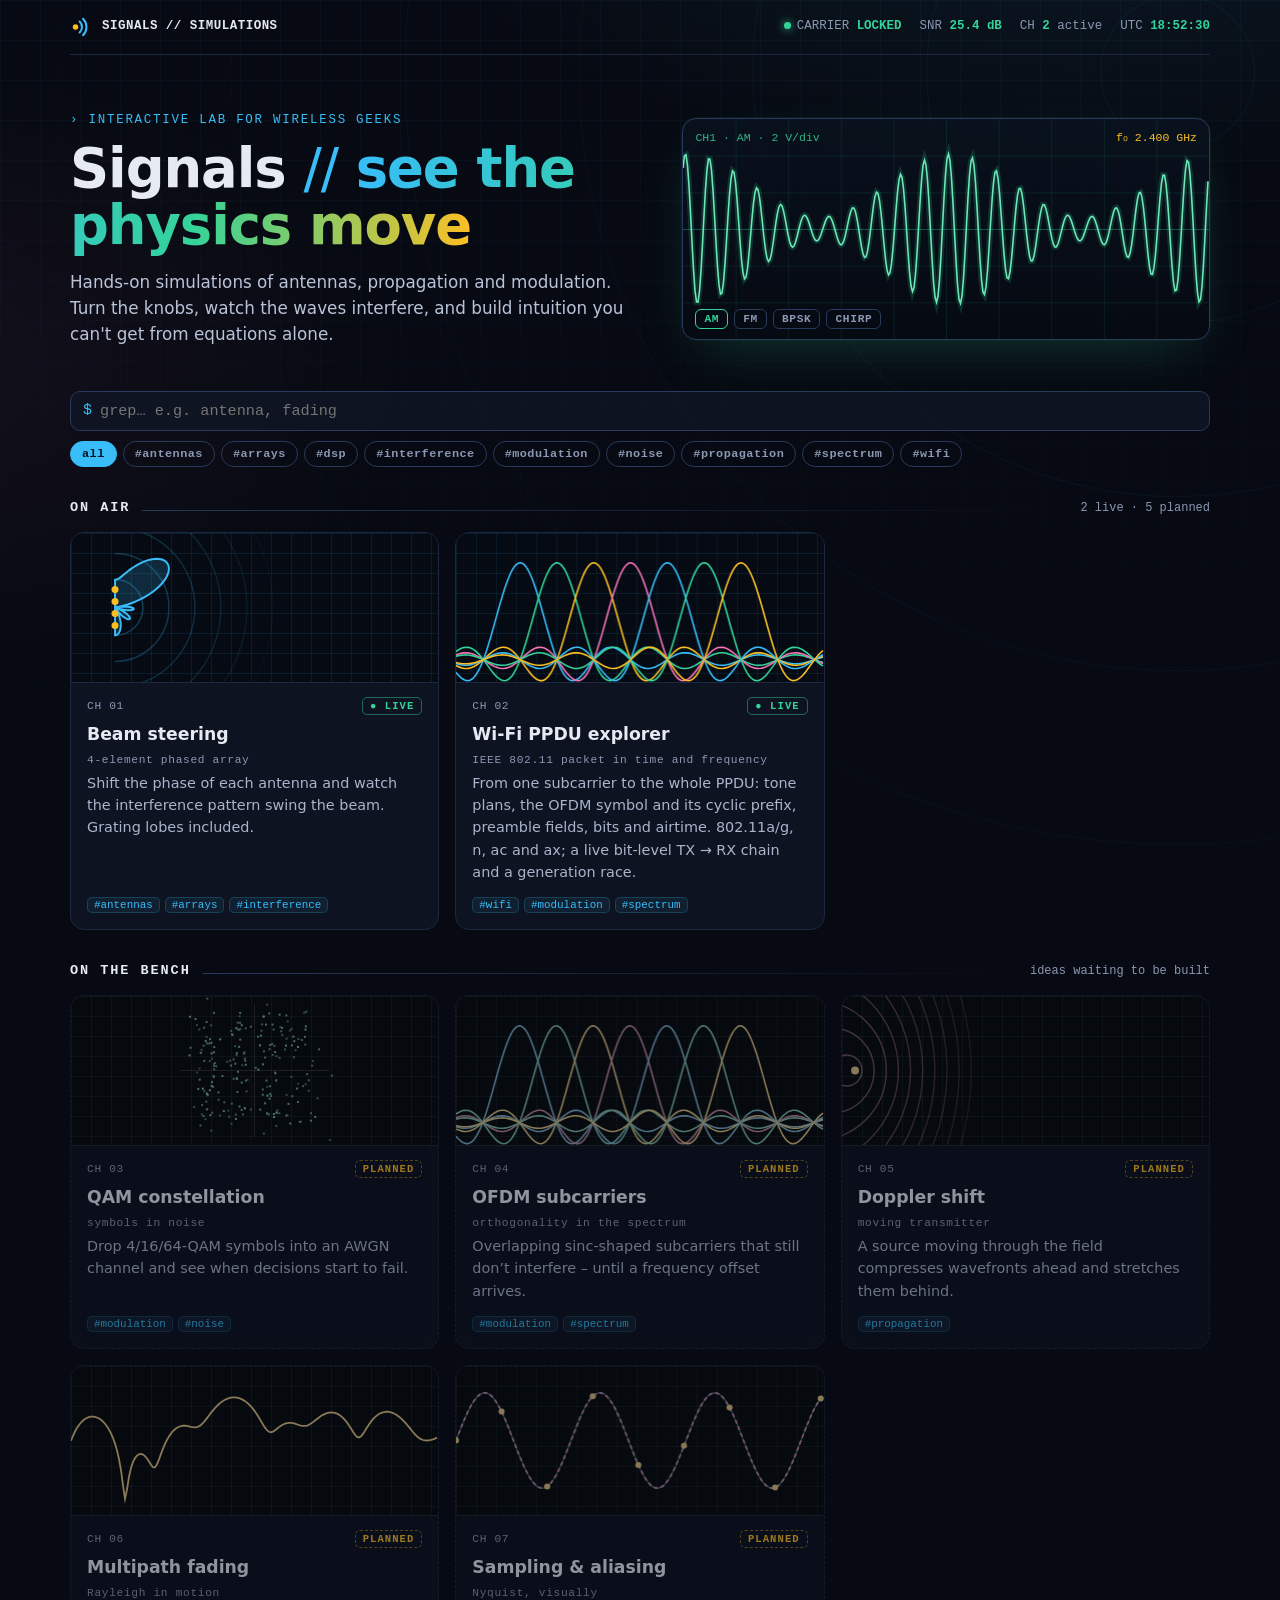
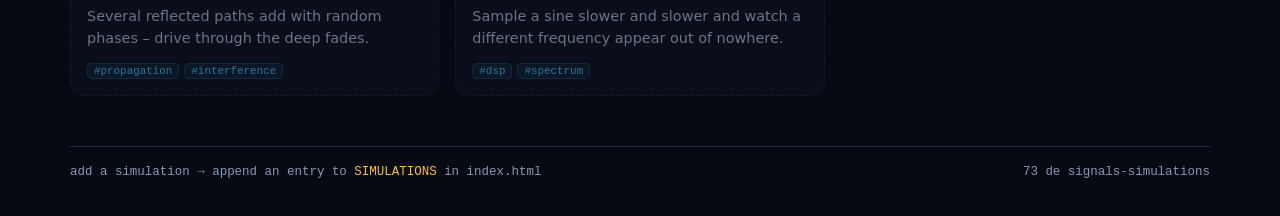
<file: index.html>
<!DOCTYPE html>
<html lang="en">
<head>
<meta charset="utf-8">
<meta name="viewport" content="width=device-width, initial-scale=1">
<title>Signals // Simulations</title>
<meta name="description" content="Interactive simulations of radio, antenna and signal-processing concepts.">
<link rel="icon" href="data:image/svg+xml,%3Csvg xmlns='http://www.w3.org/2000/svg' viewBox='0 0 32 32'%3E%3Ccircle cx='8' cy='16' r='4' fill='%23fbbf24'/%3E%3Cpath d='M14 8a11 11 0 0 1 0 16M19 4a17 17 0 0 1 0 24' fill='none' stroke='%2338bdf8' stroke-width='3' stroke-linecap='round'/%3E%3C/svg%3E">
<style>
  :root {
    --bg: #070a12;
    --panel: rgba(17, 24, 39, .72);
    --line: #1c2740;
    --line-2: #2a3a5c;
    --text: #e6eaf2;
    --muted: #8b98b3;
    --cyan: #38bdf8;
    --amber: #fbbf24;
    --phosphor: #34d399;
    --magenta: #f472b6;
    --mono: ui-monospace, "JetBrains Mono", SFMono-Regular, Menlo, Consolas, monospace;
  }
  * { box-sizing: border-box; }
  html, body { margin: 0; }
  body {
    min-height: 100vh;
    background:
      radial-gradient(1200px 600px at 85% -10%, rgba(56,189,248,.10), transparent 60%),
      radial-gradient(900px 500px at -10% 20%, rgba(244,114,182,.06), transparent 60%),
      var(--bg);
    color: var(--text);
    font: 15px/1.55 system-ui, -apple-system, "Segoe UI", Roboto, sans-serif;
  }
  /* faint measurement grid */
  body::before {
    content: ""; position: fixed; inset: 0; pointer-events: none; z-index: 0;
    background-image:
      linear-gradient(rgba(56,189,248,.045) 1px, transparent 1px),
      linear-gradient(90deg, rgba(56,189,248,.045) 1px, transparent 1px);
    background-size: 40px 40px;
    mask-image: linear-gradient(to bottom, #000 0%, transparent 85%);
  }
  #rings { position: fixed; inset: 0; width: 100%; height: 100%; z-index: 0; pointer-events: none; }
  .wrap { position: relative; z-index: 1; max-width: 1180px; margin: 0 auto; padding: 0 20px; }

  /* ---------- top bar ---------- */
  .topbar {
    display: flex; align-items: center; justify-content: space-between; gap: 12px; flex-wrap: wrap;
    padding: 16px 0; font-family: var(--mono); font-size: .78rem; color: var(--muted);
    border-bottom: 1px solid var(--line);
  }
  .brand { display: flex; align-items: center; gap: 10px; color: var(--text); font-weight: 600; letter-spacing: .04em; }
  .brand svg { width: 22px; height: 22px; }
  .telemetry { display: flex; gap: 18px; flex-wrap: wrap; }
  .telemetry b { color: var(--phosphor); font-weight: 600; }
  .dot { display: inline-block; width: 7px; height: 7px; border-radius: 50%; background: var(--phosphor);
         box-shadow: 0 0 8px var(--phosphor); margin-right: 6px; animation: blink 2.4s infinite; }
  @keyframes blink { 50% { opacity: .35; } }

  /* ---------- hero ---------- */
  .hero { display: grid; grid-template-columns: 1.1fr 1fr; gap: 32px; align-items: center; padding: 56px 0 36px; }
  @media (max-width: 860px) { .hero { grid-template-columns: 1fr; padding-top: 36px; } }
  .eyebrow { font-family: var(--mono); font-size: .78rem; color: var(--cyan); letter-spacing: .14em; text-transform: uppercase; }
  h1 { margin: 10px 0 14px; font-size: clamp(2.1rem, 5vw, 3.4rem); line-height: 1.05; letter-spacing: -.02em; }
  h1 .slash { color: var(--cyan); font-weight: 300; }
  h1 .grad { background: linear-gradient(90deg, var(--cyan), var(--phosphor) 55%, var(--amber));
             -webkit-background-clip: text; background-clip: text; color: transparent; }
  .lead { color: #b9c3d8; max-width: 52ch; margin: 0; font-size: 1.05rem; }
  .scope {
    position: relative; border: 1px solid var(--line-2); border-radius: 14px; overflow: hidden;
    background: linear-gradient(180deg, rgba(10,18,30,.9), rgba(6,10,18,.95));
    box-shadow: 0 0 0 1px rgba(52,211,153,.05), 0 20px 60px -20px rgba(52,211,153,.25);
  }
  .scope canvas { display: block; width: 100%; height: 220px; }
  .scope .hud { position: absolute; left: 12px; right: 12px; top: 10px; display: flex; justify-content: space-between;
                font-family: var(--mono); font-size: .72rem; color: rgba(52,211,153,.85); pointer-events: none; }
  .scope .hud span:last-child { color: var(--amber); }
  .scope .modes { position: absolute; left: 12px; bottom: 10px; display: flex; gap: 6px; }
  .scope .modes button {
    font: 600 .7rem var(--mono); color: var(--muted); background: rgba(7,10,18,.8);
    border: 1px solid var(--line-2); border-radius: 6px; padding: 3px 8px; cursor: pointer; letter-spacing: .06em;
  }
  .scope .modes button.on { color: var(--phosphor); border-color: var(--phosphor); }

  /* ---------- controls ---------- */
  .controls { display: flex; flex-wrap: wrap; gap: 10px; align-items: center; margin: 8px 0 20px; }
  .search {
    flex: 1 1 260px; display: flex; align-items: center; gap: 8px;
    background: var(--panel); border: 1px solid var(--line-2); border-radius: 10px; padding: 0 12px;
  }
  .search span { font-family: var(--mono); color: var(--cyan); }
  .search input {
    flex: 1; min-width: 0; background: transparent; border: 0; outline: 0; color: var(--text);
    font: 0.95rem var(--mono); padding: 10px 0;
  }
  .chips { display: flex; flex-wrap: wrap; gap: 6px; }
  .chip {
    font: 600 .74rem var(--mono); letter-spacing: .04em; color: var(--muted); cursor: pointer;
    background: transparent; border: 1px solid var(--line-2); border-radius: 999px; padding: 5px 11px;
  }
  .chip:hover { color: var(--text); }
  .chip.on { color: #04131c; background: var(--cyan); border-color: var(--cyan); }
  button:focus-visible, a:focus-visible, input:focus-visible { outline: 2px solid var(--amber); outline-offset: 2px; }

  .section-title { display: flex; align-items: baseline; gap: 12px; margin: 30px 0 14px; font-family: var(--mono); }
  .section-title h2 { margin: 0; font-size: .85rem; letter-spacing: .14em; text-transform: uppercase; color: var(--text); }
  .section-title .rule { flex: 1; height: 1px; background: linear-gradient(90deg, var(--line-2), transparent); }
  .section-title small { color: var(--muted); font-size: .75rem; }

  /* ---------- cards ---------- */
  .grid { display: grid; grid-template-columns: repeat(auto-fill, minmax(280px, 1fr)); gap: 16px; }
  .card {
    position: relative; display: flex; flex-direction: column; text-decoration: none; color: inherit;
    background: var(--panel); border: 1px solid var(--line); border-radius: 14px; overflow: hidden;
    backdrop-filter: blur(6px); transition: transform .2s ease, border-color .2s ease, box-shadow .2s ease;
  }
  a.card:hover { transform: translateY(-3px); border-color: var(--cyan); box-shadow: 0 14px 40px -18px rgba(56,189,248,.55); }
  .card canvas { display: block; width: 100%; height: 150px; background: #060a13; border-bottom: 1px solid var(--line); }
  .card .body { padding: 14px 16px 16px; display: flex; flex-direction: column; gap: 6px; flex: 1; }
  .card .meta { display: flex; justify-content: space-between; align-items: center; font: .7rem var(--mono); color: var(--muted); letter-spacing: .06em; }
  .card h3 { margin: 0; font-size: 1.08rem; }
  .card p { margin: 0; color: #aab5cc; font-size: .9rem; }
  .card .tags { display: flex; flex-wrap: wrap; gap: 5px; margin-top: auto; padding-top: 8px; }
  .card .tags span { font: .68rem var(--mono); color: var(--cyan); background: rgba(56,189,248,.08);
                     border: 1px solid rgba(56,189,248,.2); border-radius: 5px; padding: 1px 6px; }
  .status { font: 700 .66rem var(--mono); letter-spacing: .1em; padding: 2px 7px; border-radius: 5px; }
  .status.live { color: var(--phosphor); border: 1px solid rgba(52,211,153,.45); }
  .status.live::before { content: "● "; }
  .status.planned { color: var(--amber); border: 1px dashed rgba(251,191,36,.5); }
  .card.planned { opacity: .62; border-style: dashed; }
  .card.planned canvas { filter: grayscale(.6); }
  .card .go { position: absolute; right: 14px; top: 12px; font: 600 .72rem var(--mono); color: var(--cyan);
              background: rgba(7,10,18,.85); border: 1px solid var(--line-2); border-radius: 6px; padding: 3px 8px;
              opacity: 0; transform: translateY(-4px); transition: .2s; }
  a.card:hover .go, a.card:focus-visible .go { opacity: 1; transform: none; }
  .empty { display: none; padding: 30px; text-align: center; color: var(--muted); font-family: var(--mono);
           border: 1px dashed var(--line-2); border-radius: 14px; }

  footer { margin: 50px 0 30px; padding-top: 18px; border-top: 1px solid var(--line); color: var(--muted);
           font: .78rem var(--mono); display: flex; justify-content: space-between; flex-wrap: wrap; gap: 10px; }
  footer code { color: var(--amber); }

  @media (prefers-reduced-motion: reduce) { .dot { animation: none; } }
</style>
</head>
<body>
<canvas id="rings" aria-hidden="true"></canvas>

<div class="wrap">
  <div class="topbar">
    <div class="brand">
      <svg viewBox="0 0 32 32" aria-hidden="true"><circle cx="8" cy="16" r="4" fill="#fbbf24"/><path d="M14 8a11 11 0 0 1 0 16M19 4a17 17 0 0 1 0 24" fill="none" stroke="#38bdf8" stroke-width="3" stroke-linecap="round"/></svg>
      SIGNALS // SIMULATIONS
    </div>
    <div class="telemetry">
      <span><i class="dot"></i>CARRIER <b>LOCKED</b></span>
      <span>SNR <b id="snr">--.- dB</b></span>
      <span>CH <b id="chCount">0</b> active</span>
      <span>UTC <b id="clock">--:--:--</b></span>
    </div>
  </div>

  <header class="hero">
    <div>
      <div class="eyebrow">› interactive lab for wireless geeks</div>
      <h1>Signals <span class="slash">//</span> <span class="grad">see the physics move</span></h1>
      <p class="lead">Hands-on simulations of antennas, propagation and modulation. Turn the knobs, watch the waves
        interfere, and build intuition you can't get from equations alone.</p>
    </div>
    <div class="scope">
      <canvas id="scope" aria-label="Animated oscilloscope trace"></canvas>
      <div class="hud"><span id="scopeLabel">CH1 · AM · 2 V/div</span><span id="scopeFreq">f₀ 2.400 GHz</span></div>
      <div class="modes" role="group" aria-label="Modulation shown on the scope">
        <button type="button" data-mode="AM" class="on">AM</button>
        <button type="button" data-mode="FM">FM</button>
        <button type="button" data-mode="BPSK">BPSK</button>
        <button type="button" data-mode="CHIRP">CHIRP</button>
      </div>
    </div>
  </header>

  <div class="controls">
    <label class="search"><span>$</span>
      <input id="q" type="search" placeholder="grep… e.g. antenna, fading" aria-label="Search simulations">
    </label>
    <div class="chips" id="chips" role="group" aria-label="Filter by topic"></div>
  </div>

  <div class="section-title"><h2>On air</h2><span class="rule"></span><small id="liveCount"></small></div>
  <div class="grid" id="liveGrid"></div>

  <div class="section-title"><h2>On the bench</h2><span class="rule"></span><small>ideas waiting to be built</small></div>
  <div class="grid" id="plannedGrid"></div>

  <div class="empty" id="empty">no signal — nothing matches that filter</div>

  <footer>
    <span>add a simulation → append an entry to <code>SIMULATIONS</code> in index.html</span>
    <span>73 de signals-simulations</span>
  </footer>
</div>

<script>
/* =====================================================================
 *  ROUTING TABLE
 *  ---------------------------------------------------------------------
 *  One entry per simulation. To add a new one, create its folder with an
 *  index.html and append an entry here.
 *
 *    path     relative link to the page (use the full .../index.html so it
 *             also works when the files are opened straight from disk)
 *    status   'live' | 'planned'   (planned cards are shown but not clickable)
 *    preview  name of a card animation in PREVIEWS below ('wave' = generic)
 * ===================================================================== */
const SIMULATIONS = [
  {
    title: 'Beam steering',
    subtitle: '4-element phased array',
    description: 'Shift the phase of each antenna and watch the interference pattern swing the beam. Grating lobes included.',
    path: 'beam forming/index.html',
    tags: ['antennas', 'arrays', 'interference'],
    status: 'live',
    preview: 'beam',
  },
  {
    title: 'Wi-Fi PPDU explorer',
    subtitle: 'IEEE 802.11 packet in time and frequency',
    description: 'From one subcarrier to the whole PPDU: tone plans, the OFDM symbol and its cyclic prefix, preamble fields, bits and airtime. 802.11a/g, n, ac and ax; a live bit-level TX → RX chain and a generation race.',
    path: 'wifi ppdu/index.html',
    tags: ['wifi', 'modulation', 'spectrum'],
    status: 'live',
    preview: 'ofdm',
  },
  {
    title: 'QAM constellation',
    subtitle: 'symbols in noise',
    description: 'Drop 4/16/64-QAM symbols into an AWGN channel and see when decisions start to fail.',
    tags: ['modulation', 'noise'],
    status: 'planned',
    preview: 'constellation',
  },
  {
    title: 'OFDM subcarriers',
    subtitle: 'orthogonality in the spectrum',
    description: 'Overlapping sinc-shaped subcarriers that still don’t interfere – until a frequency offset arrives.',
    tags: ['modulation', 'spectrum'],
    status: 'planned',
    preview: 'ofdm',
  },
  {
    title: 'Doppler shift',
    subtitle: 'moving transmitter',
    description: 'A source moving through the field compresses wavefronts ahead and stretches them behind.',
    tags: ['propagation'],
    status: 'planned',
    preview: 'doppler',
  },
  {
    title: 'Multipath fading',
    subtitle: 'Rayleigh in motion',
    description: 'Several reflected paths add with random phases – drive through the deep fades.',
    tags: ['propagation', 'interference'],
    status: 'planned',
    preview: 'fading',
  },
  {
    title: 'Sampling & aliasing',
    subtitle: 'Nyquist, visually',
    description: 'Sample a sine slower and slower and watch a different frequency appear out of nowhere.',
    tags: ['dsp', 'spectrum'],
    status: 'planned',
    preview: 'aliasing',
  },
];

/* =====================================================================
 *  Card preview animations   (ctx, w, h, t[s]) → draws one frame
 * ===================================================================== */
const TAU = Math.PI * 2;
const C = { cyan: '#38bdf8', amber: '#fbbf24', ph: '#34d399', mag: '#f472b6', grid: 'rgba(56,189,248,.10)' };

function grid(ctx, w, h, step = 20) {
  ctx.strokeStyle = C.grid; ctx.lineWidth = 1; ctx.beginPath();
  for (let x = 0; x <= w; x += step) { ctx.moveTo(x + .5, 0); ctx.lineTo(x + .5, h); }
  for (let y = 0; y <= h; y += step) { ctx.moveTo(0, y + .5); ctx.lineTo(w, y + .5); }
  ctx.stroke();
}
function gauss() { return Math.sqrt(-2 * Math.log(Math.random() + 1e-9)) * Math.cos(TAU * Math.random()); }

const PREVIEWS = {
  wave(ctx, w, h, t) {
    grid(ctx, w, h);
    ctx.strokeStyle = C.cyan; ctx.lineWidth = 2; ctx.beginPath();
    for (let x = 0; x <= w; x += 2) { const y = h / 2 + Math.sin(x / 18 - t * 3) * h * .3; x ? ctx.lineTo(x, y) : ctx.moveTo(x, y); }
    ctx.stroke();
  },

  beam(ctx, w, h, t) {
    grid(ctx, w, h);
    const ox = w * .12, oy = h / 2, N = 4, d = .5, steer = Math.sin(t * .5) * 50 * Math.PI / 180;
    // wavefront arcs
    for (let k = 0; k < 7; k++) {
      const r = ((t * 28 + k * 26) % 182);
      ctx.strokeStyle = `rgba(56,189,248,${.35 * (1 - r / 182)})`; ctx.lineWidth = 1.5;
      ctx.beginPath(); ctx.arc(ox, oy, r, -Math.PI / 2, Math.PI / 2); ctx.stroke();
    }
    // array-factor lobe
    ctx.beginPath();
    for (let a = -90; a <= 90; a += 1.5) {
      const th = a * Math.PI / 180; let re = 0, im = 0;
      for (let n = 0; n < N; n++) { const p = TAU * d * n * (Math.sin(th) - Math.sin(steer)); re += Math.cos(p); im += Math.sin(p); }
      const r = Math.hypot(re, im) / N * Math.min(w * .8, h * .46);
      const x = ox + Math.cos(th) * r, y = oy - Math.sin(th) * r;
      a === -90 ? ctx.moveTo(x, y) : ctx.lineTo(x, y);
    }
    ctx.closePath(); ctx.fillStyle = 'rgba(56,189,248,.18)'; ctx.fill();
    ctx.strokeStyle = C.cyan; ctx.lineWidth = 2; ctx.stroke();
    for (let n = 0; n < N; n++) {
      ctx.fillStyle = C.amber; ctx.beginPath(); ctx.arc(ox, oy + (n - 1.5) * 12, 3.5, 0, TAU); ctx.fill();
    }
  },

  constellation(ctx, w, h, t) {
    grid(ctx, w, h);
    const cx = w / 2, cy = h / 2, s = h * .2, noise = .12 + .1 * (1 + Math.sin(t * .8));
    ctx.strokeStyle = 'rgba(255,255,255,.15)';
    ctx.beginPath(); ctx.moveTo(cx, 8); ctx.lineTo(cx, h - 8); ctx.moveTo(cx - h / 2, cy); ctx.lineTo(cx + h / 2, cy); ctx.stroke();
    for (let k = 0; k < 220; k++) {
      const i = [-3, -1, 1, 3][(Math.random() * 4) | 0], q = [-3, -1, 1, 3][(Math.random() * 4) | 0];
      ctx.fillStyle = `rgba(52,211,153,${.5 + Math.random() * .5})`;
      ctx.fillRect(cx + (i + gauss() * noise * 2) * s * .5 - 1, cy - (q + gauss() * noise * 2) * s * .5 - 1, 2, 2);
    }
  },

  ofdm(ctx, w, h, t) {
    grid(ctx, w, h);
    const K = 7, base = h * .85, cfo = .25 * Math.sin(t * .7);
    const cols = [C.cyan, C.ph, C.amber, C.mag, C.cyan, C.ph, C.amber];
    for (let k = 0; k < K; k++) {
      ctx.strokeStyle = cols[k]; ctx.lineWidth = 1.6; ctx.beginPath();
      for (let x = 0; x <= w; x += 2) {
        const f = (x / w) * (K + 3) - 1.5 - k - cfo;
        const v = Math.abs(f) < 1e-6 ? 1 : Math.sin(Math.PI * f) / (Math.PI * f);
        const y = base - v * h * .65;
        x ? ctx.lineTo(x, y) : ctx.moveTo(x, y);
      }
      ctx.stroke();
    }
  },

  doppler(ctx, w, h, t) {
    grid(ctx, w, h);
    const v = .55, c = 60, period = .45, sx = ((t * v * c) % (w + 80)) - 40;
    for (let k = 0; k < 10; k++) {
      const age = (t % period) + k * period, ex = sx - v * c * age, r = c * age;
      if (r > w) continue;
      ctx.strokeStyle = `rgba(244,114,182,${.6 * (1 - r / w)})`; ctx.lineWidth = 1.5;
      ctx.beginPath(); ctx.arc(ex, h / 2, r, 0, TAU); ctx.stroke();
    }
    ctx.fillStyle = C.amber; ctx.beginPath(); ctx.arc(sx, h / 2, 4, 0, TAU); ctx.fill();
  },

  fading(ctx, w, h, t) {
    grid(ctx, w, h);
    const paths = [[1, .9, 0], [.8, 1.7, 1.3], [.6, 2.9, 2.1], [.5, 4.3, .4], [.4, 6.1, 3.3]];
    ctx.strokeStyle = C.amber; ctx.lineWidth = 1.8; ctx.beginPath();
    for (let x = 0; x <= w; x += 2) {
      const tt = t * .8 + x / 40; let re = 0, im = 0;
      for (const [a, f, p] of paths) { re += a * Math.cos(f * tt + p); im += a * Math.sin(f * tt + p); }
      const db = 20 * Math.log10(Math.hypot(re, im) / 3.3 + 1e-3);
      const y = h * .2 + Math.min(1, -db / 30) * h * .7;
      x ? ctx.lineTo(x, y) : ctx.moveTo(x, y);
    }
    ctx.stroke();
  },

  aliasing(ctx, w, h, t) {
    grid(ctx, w, h);
    const f = 3.2, fs = 3.6 + 2.6 * (1 + Math.sin(t * .5)), y0 = h / 2, A = h * .32;
    ctx.strokeStyle = 'rgba(56,189,248,.55)'; ctx.lineWidth = 1.3; ctx.beginPath();
    for (let x = 0; x <= w; x += 2) { const y = y0 - A * Math.sin(TAU * f * x / w); x ? ctx.lineTo(x, y) : ctx.moveTo(x, y); }
    ctx.stroke();
    const fa = Math.abs(f - Math.round(f / fs) * fs);
    ctx.strokeStyle = C.mag; ctx.lineWidth = 1.8; ctx.setLineDash([4, 3]); ctx.beginPath();
    for (let x = 0; x <= w; x += 2) {
      const sgn = Math.sign(f - Math.round(f / fs) * fs) || 1;
      const y = y0 - A * sgn * Math.sin(TAU * fa * x / w); x ? ctx.lineTo(x, y) : ctx.moveTo(x, y);
    }
    ctx.stroke(); ctx.setLineDash([]);
    ctx.fillStyle = C.amber;
    for (let n = 0; n <= fs; n++) { const x = n / fs * w; ctx.beginPath(); ctx.arc(x, y0 - A * Math.sin(TAU * f * n / fs), 3, 0, TAU); ctx.fill(); }
  },
};

/* =====================================================================
 *  Build the page from the routing table
 * ===================================================================== */
const reduceMotion = matchMedia('(prefers-reduced-motion: reduce)').matches;
const $ = s => document.querySelector(s);
const esc = s => String(s).replace(/[&<>"']/g, c => ({ '&': '&amp;', '<': '&lt;', '>': '&gt;', '"': '&quot;', "'": '&#39;' }[c]));
const cards = [];

SIMULATIONS.forEach((sim, i) => {
  const live = sim.status === 'live' && sim.path;
  const el = document.createElement(live ? 'a' : 'div');
  el.className = 'card' + (live ? '' : ' planned');
  if (live) el.href = encodeURI(sim.path);
  el.innerHTML = `
    <canvas aria-hidden="true"></canvas>
    ${live ? '<span class="go">launch ›</span>' : ''}
    <div class="body">
      <div class="meta"><span>CH ${String(i + 1).padStart(2, '0')}</span>
        <span class="status ${live ? 'live' : 'planned'}">${live ? 'LIVE' : 'PLANNED'}</span></div>
      <h3>${esc(sim.title)}</h3>
      <div class="meta"><span>${esc(sim.subtitle || '')}</span></div>
      <p>${esc(sim.description || '')}</p>
      <div class="tags">${(sim.tags || []).map(t => `<span>#${esc(t)}</span>`).join('')}</div>
    </div>`;
  (live ? $('#liveGrid') : $('#plannedGrid')).appendChild(el);
  cards.push({ sim, el, canvas: el.querySelector('canvas'), draw: PREVIEWS[sim.preview] || PREVIEWS.wave, visible: true });
});

const liveN = SIMULATIONS.filter(s => s.status === 'live').length;
$('#liveCount').textContent = `${liveN} live · ${SIMULATIONS.length - liveN} planned`;
$('#chCount').textContent = liveN;

/* ---------- search + tag filter ---------- */
const allTags = [...new Set(SIMULATIONS.flatMap(s => s.tags || []))].sort();
let activeTag = null;
['all', ...allTags].forEach(tag => {
  const b = document.createElement('button');
  b.type = 'button'; b.className = 'chip' + (tag === 'all' ? ' on' : ''); b.textContent = tag === 'all' ? 'all' : '#' + tag;
  b.addEventListener('click', () => {
    activeTag = tag === 'all' ? null : tag;
    document.querySelectorAll('.chip').forEach(c => c.classList.toggle('on', c === b));
    applyFilter();
  });
  $('#chips').appendChild(b);
});
function applyFilter() {
  const q = $('#q').value.trim().toLowerCase();
  let shown = 0;
  for (const c of cards) {
    const hay = [c.sim.title, c.sim.subtitle, c.sim.description, ...(c.sim.tags || [])].join(' ').toLowerCase();
    const ok = (!q || hay.includes(q)) && (!activeTag || (c.sim.tags || []).includes(activeTag));
    c.el.style.display = ok ? '' : 'none';
    if (ok) shown++;
  }
  for (const g of ['#liveGrid', '#plannedGrid']) {
    const grid = $(g), title = grid.previousElementSibling;
    title.style.display = [...grid.children].some(e => e.style.display !== 'none') ? '' : 'none';
  }
  $('#empty').style.display = shown ? 'none' : 'block';
}
$('#q').addEventListener('input', applyFilter);

/* =====================================================================
 *  Hero oscilloscope
 * ===================================================================== */
const scope = $('#scope');
let scopeMode = 'AM';
const scopeLabels = { AM: 'CH1 · AM · 2 V/div', FM: 'CH1 · FM · 2 V/div', BPSK: 'CH1 · BPSK · 2 V/div', CHIRP: 'CH1 · LFM chirp · 2 V/div' };
document.querySelectorAll('.modes button').forEach(b => b.addEventListener('click', () => {
  scopeMode = b.dataset.mode;
  document.querySelectorAll('.modes button').forEach(x => x.classList.toggle('on', x === b));
  $('#scopeLabel').textContent = scopeLabels[scopeMode];
}));

function signal(x, t) {          // x in [0,1] across the screen
  const fc = 22, fm = 2;
  switch (scopeMode) {
    case 'AM':  return (0.55 + 0.4 * Math.sin(TAU * (fm * x - t * .4))) * Math.sin(TAU * (fc * x - t * 2));
    case 'FM':  return Math.sin(TAU * (fc * x - t * 2) + 6 * Math.sin(TAU * (fm * x - t * .4)));
    case 'BPSK': {
      const bits = [1, 0, 1, 1, 0, 0, 1, 0, 1, 1, 1, 0, 1, 0, 0, 1];
      const k = Math.floor((x * 6 + t * .6) % bits.length);
      return (bits[(k + bits.length) % bits.length] ? 1 : -1) * Math.sin(TAU * (fc * x - t * 2));
    }
    case 'CHIRP': { const u = (x + t * .15) % 1; return Math.sin(TAU * (4 * u + 26 * u * u)) * Math.sin(Math.PI * u) ** .3; }
  }
}

function drawScope(t) {
  const { ctx, w, h } = fit(scope);
  ctx.strokeStyle = 'rgba(52,211,153,.10)'; ctx.lineWidth = 1; ctx.beginPath();
  for (let i = 1; i < 10; i++) { const x = i * w / 10; ctx.moveTo(x + .5, 0); ctx.lineTo(x + .5, h); }
  for (let i = 1; i < 6; i++) { const y = i * h / 6; ctx.moveTo(0, y + .5); ctx.lineTo(w, y + .5); }
  ctx.stroke();
  ctx.strokeStyle = 'rgba(52,211,153,.25)'; ctx.beginPath(); ctx.moveTo(0, h / 2 + .5); ctx.lineTo(w, h / 2 + .5); ctx.stroke();
  // glow pass + sharp pass
  for (const [lw, col] of [[6, 'rgba(52,211,153,.18)'], [1.6, '#6ee7b7']]) {
    ctx.strokeStyle = col; ctx.lineWidth = lw; ctx.beginPath();
    for (let px = 0; px <= w; px += 1.5) {
      const y = h / 2 - signal(px / w, t) * h * .36;
      px ? ctx.lineTo(px, y) : ctx.moveTo(px, y);
    }
    ctx.stroke();
  }
}

/* =====================================================================
 *  Background: slow concentric "transmitter" rings
 * ===================================================================== */
const rings = $('#rings');
function drawRings(t) {
  const { ctx, w, h } = fit(rings);
  const sx = w * .92, sy = h * .08, maxR = Math.hypot(w, h);
  for (let k = 0; k < 9; k++) {
    const r = ((t * 40 + k * maxR / 9) % maxR);
    ctx.strokeStyle = `rgba(56,189,248,${.07 * (1 - r / maxR)})`; ctx.lineWidth = 1.2;
    ctx.beginPath(); ctx.arc(sx, sy, r, 0, TAU); ctx.stroke();
  }
}

/* =====================================================================
 *  Helpers + main loop
 * ===================================================================== */
function fit(cv) {
  const dpr = Math.min(devicePixelRatio || 1, 2), w = cv.clientWidth, h = cv.clientHeight;
  const pw = Math.round(w * dpr), ph = Math.round(h * dpr);
  if (cv.width !== pw || cv.height !== ph) { cv.width = pw; cv.height = ph; }
  const ctx = cv.getContext('2d');
  ctx.setTransform(dpr, 0, 0, dpr, 0, 0); ctx.clearRect(0, 0, w, h);
  return { ctx, w, h };
}

// only animate cards that are on screen
const io = new IntersectionObserver(es => es.forEach(e => {
  const c = cards.find(c => c.el === e.target); if (c) c.visible = e.isIntersecting;
}));
cards.forEach(c => io.observe(c.el));

function tick(now) {
  const t = now / 1000;
  drawRings(t);
  drawScope(t);
  for (const c of cards) {
    if (!c.visible || c.el.style.display === 'none') continue;
    const { ctx, w, h } = fit(c.canvas);
    c.draw(ctx, w, h, t);
  }
  if (!reduceMotion) requestAnimationFrame(tick);
}
requestAnimationFrame(tick);

/* ---------- top-bar telemetry ---------- */
function telemetry() {
  const d = new Date();
  $('#clock').textContent = d.toISOString().slice(11, 19);
  $('#snr').textContent = (24 + 3 * Math.sin(d / 3000) + Math.random()).toFixed(1) + ' dB';
}
telemetry(); setInterval(telemetry, 1000);
</script>
</body>
</html>
</file>
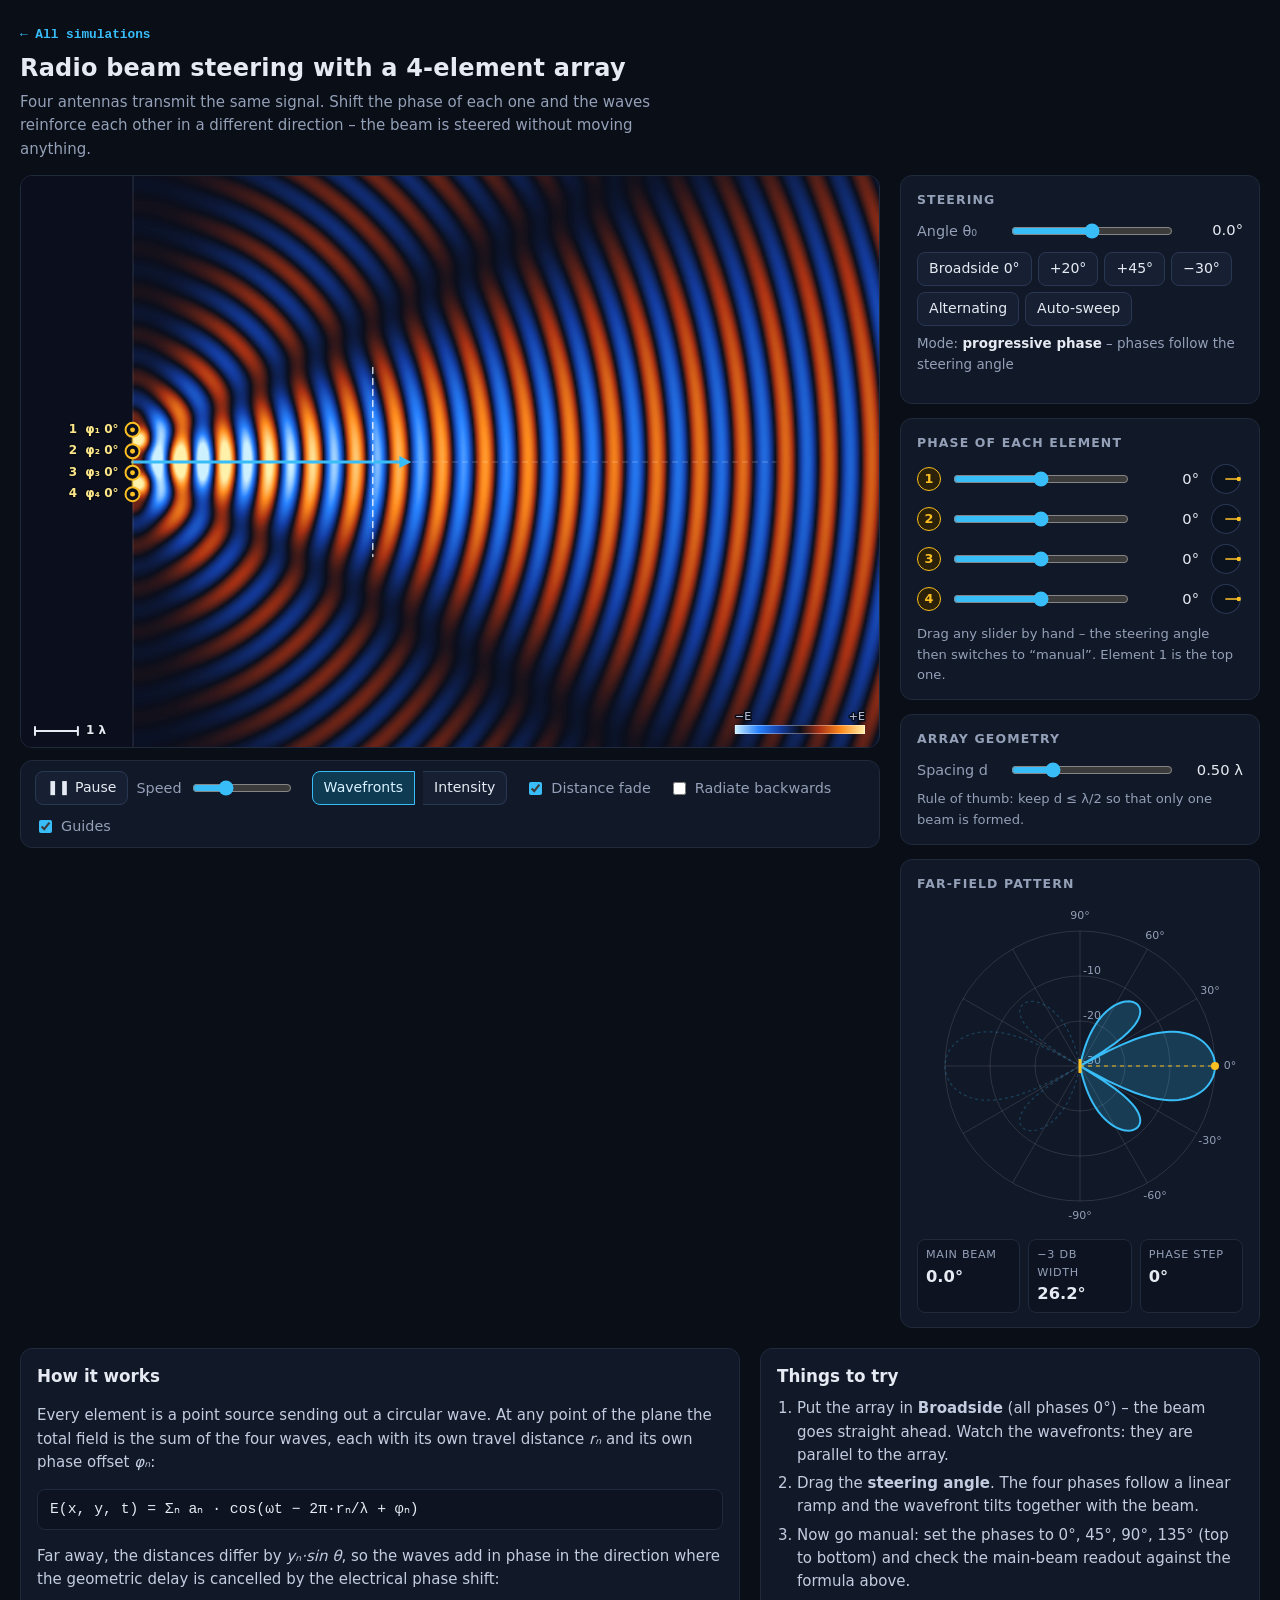
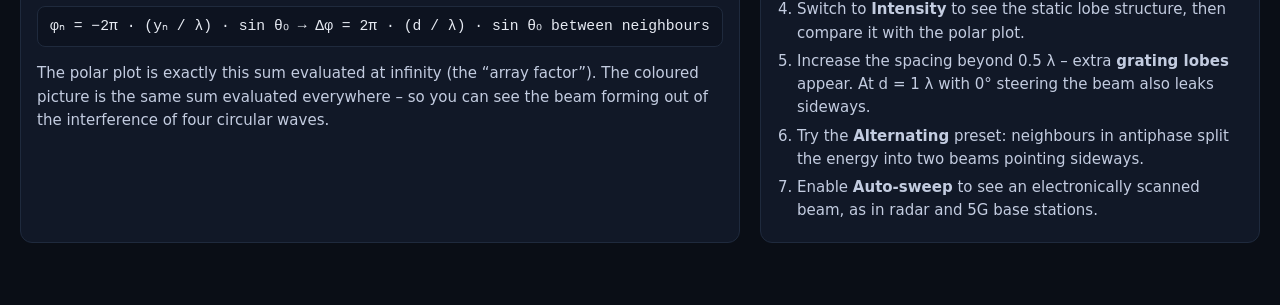
<file: beam forming/index.html>
<!DOCTYPE html>
<html lang="en">
<head>
<meta charset="utf-8">
<meta name="viewport" content="width=device-width, initial-scale=1">
<title>Beam steering – 4-element phased array</title>
<link rel="icon" href="data:image/svg+xml,%3Csvg xmlns='http://www.w3.org/2000/svg' viewBox='0 0 32 32'%3E%3Ccircle cx='8' cy='16' r='4' fill='%23fbbf24'/%3E%3Cpath d='M14 8a11 11 0 0 1 0 16M19 4a17 17 0 0 1 0 24' fill='none' stroke='%2338bdf8' stroke-width='3' stroke-linecap='round'/%3E%3C/svg%3E">
<style>
  :root {
    --bg: #0a0e16;
    --panel: #111827;
    --panel-2: #0d1320;
    --line: #1f2a3d;
    --text: #e6eaf2;
    --muted: #93a0b8;
    --accent: #38bdf8;
    --accent-2: #fbbf24;
    --good: #34d399;
    --warn: #f87171;
  }
  * { box-sizing: border-box; }
  html, body { margin: 0; }
  body {
    background: var(--bg);
    color: var(--text);
    font: 15px/1.55 system-ui, -apple-system, "Segoe UI", Roboto, sans-serif;
  }
  header.top { max-width: 1360px; margin: 0 auto; padding: 22px 20px 14px; }
  header.top .back { display: inline-block; margin-bottom: 8px; color: var(--accent); text-decoration: none;
                     font: 600 .8rem ui-monospace, SFMono-Regular, Menlo, Consolas, monospace; }
  header.top .back:hover { text-decoration: underline; }
  header.top h1 { margin: 0 0 4px; font-size: 1.5rem; letter-spacing: .2px; }
  header.top p { margin: 0; color: var(--muted); max-width: 70ch; }

  .layout {
    display: grid;
    grid-template-columns: minmax(0, 1fr) 360px;
    gap: 20px;
    max-width: 1360px;
    margin: 0 auto;
    padding: 0 20px 20px;
    align-items: start;
  }
  @media (max-width: 980px) { .layout { grid-template-columns: minmax(0, 1fr); } }

  /* ---- stage ---- */
  .stage {
    position: relative;
    width: 100%;
    aspect-ratio: 3 / 2;
    border-radius: 12px;
    overflow: hidden;
    background: #0b0f1c;
    border: 1px solid var(--line);
  }
  .stage canvas { position: absolute; inset: 0; width: 100%; height: 100%; display: block; }

  .bar {
    display: flex; flex-wrap: wrap; align-items: center; gap: 10px 18px;
    margin-top: 12px; padding: 10px 14px;
    background: var(--panel); border: 1px solid var(--line); border-radius: 12px;
  }
  .bar .group { display: flex; align-items: center; gap: 8px; }
  .bar label.chk { display: flex; align-items: center; gap: 6px; color: var(--muted); font-size: .9rem; cursor: pointer; }
  .bar label.chk input { accent-color: var(--accent); }

  /* ---- cards / controls ---- */
  .side { display: flex; flex-direction: column; gap: 14px; }
  .card { background: var(--panel); border: 1px solid var(--line); border-radius: 12px; padding: 14px 16px; }
  .card h2 {
    margin: 0 0 10px; font-size: .78rem; font-weight: 700;
    text-transform: uppercase; letter-spacing: .09em; color: var(--muted);
  }
  .row { display: flex; align-items: center; gap: 10px; }
  .row + .row { margin-top: 8px; }
  .row .name { width: 82px; white-space: nowrap; color: var(--muted); font-size: .9rem; flex: none; }
  input[type=range] { flex: 1; min-width: 0; accent-color: var(--accent); }
  output { font-variant-numeric: tabular-nums; min-width: 58px; text-align: right; font-size: .92rem; }

  button {
    font: inherit; font-size: .88rem; color: var(--text);
    background: #172033; border: 1px solid #2a3753; border-radius: 8px;
    padding: 5px 11px; cursor: pointer;
  }
  button:hover { background: #1d2a43; }
  button:focus-visible, input:focus-visible { outline: 2px solid var(--accent); outline-offset: 2px; }
  button.on { background: #0e3a52; border-color: var(--accent); color: #d9f2ff; }
  .chips { display: flex; flex-wrap: wrap; gap: 6px; margin-top: 10px; }
  .seg { display: inline-flex; }
  .seg button { border-radius: 0; }
  .seg button:first-child { border-radius: 8px 0 0 8px; }
  .seg button:last-child { border-radius: 0 8px 8px 0; border-left: 0; }

  .prow { display: flex; align-items: center; gap: 10px; }
  .prow + .prow { margin-top: 6px; }
  .tag {
    flex: none; width: 24px; height: 24px; border-radius: 50%;
    display: grid; place-items: center; font-size: .8rem; font-weight: 700;
    background: #2b2108; border: 1.5px solid var(--accent-2); color: var(--accent-2);
  }
  .dial { width: 34px; height: 34px; flex: none; }
  .dial circle:first-child { fill: #0b1220; stroke: #2a3753; stroke-width: 1.2; }
  .dial .ref { stroke: #2a3753; stroke-width: 1; }
  .dial .needle { stroke: var(--accent-2); stroke-width: 2; stroke-linecap: round; }
  .dial .tip { fill: var(--accent-2); }

  .hint { color: var(--muted); font-size: .82rem; margin: 8px 0 0; }
  .status { margin-top: 8px; font-size: .84rem; color: var(--muted); }
  .status b { color: var(--text); font-weight: 600; }

  .polar-wrap { width: 100%; max-width: 330px; aspect-ratio: 1 / 1; margin: 0 auto; }
  .polar-wrap canvas { width: 100%; height: 100%; display: block; }
  .stats { display: grid; grid-template-columns: repeat(3, 1fr); gap: 8px; margin-top: 10px; }
  .stat { background: var(--panel-2); border: 1px solid var(--line); border-radius: 8px; padding: 6px 8px; }
  .stat span { display: block; font-size: .7rem; color: var(--muted); text-transform: uppercase; letter-spacing: .06em; }
  .stat strong { font-size: 1.02rem; font-variant-numeric: tabular-nums; }
  .badge {
    display: none; margin-top: 10px; padding: 6px 10px; border-radius: 8px; font-size: .84rem;
    background: #3b1717; border: 1px solid var(--warn); color: #fecaca;
  }
  .badge.show { display: block; }

  /* ---- notes ---- */
  .notes { max-width: 1360px; margin: 0 auto; padding: 0 20px 40px; display: grid; grid-template-columns: 1fr 1fr; gap: 20px; }
  @media (max-width: 980px) { .notes { grid-template-columns: 1fr; } }
  .notes h2 { margin: 0 0 8px; font-size: 1.05rem; }
  .notes p, .notes li { color: #c3cce0; }
  .notes li { margin: 5px 0; }
  .notes ol { padding-left: 20px; margin: 0; }
  .eq {
    margin: 10px 0; padding: 8px 12px; background: var(--panel-2); border: 1px solid var(--line);
    border-radius: 8px; font-family: ui-monospace, SFMono-Regular, Menlo, Consolas, monospace; font-size: .92rem;
    overflow-x: auto; white-space: nowrap;
  }
</style>
</head>
<body>

<header class="top">
  <a class="back" href="../index.html">← All simulations</a>
  <h1>Radio beam steering with a 4-element array</h1>
  <p>Four antennas transmit the same signal. Shift the phase of each one and the waves reinforce each other in a different
     direction – the beam is steered without moving anything.</p>
</header>

<main class="layout">
  <section>
    <div class="stage" id="stage">
      <canvas id="field" aria-label="Interference pattern of the four-element array"></canvas>
      <canvas id="overlay" aria-hidden="true"></canvas>
    </div>

    <div class="bar">
      <div class="group">
        <button id="playBtn" type="button" aria-pressed="true">❚❚ Pause</button>
        <label class="chk" style="gap:8px">Speed
          <input id="speed" type="range" min="0.1" max="3" step="0.1" value="1" style="width:100px" aria-label="Animation speed">
        </label>
      </div>
      <div class="group seg" role="group" aria-label="View">
        <button id="viewField" type="button" class="on" title="Instantaneous field – you see the waves travelling">Wavefronts</button>
        <button id="viewInt" type="button" title="Time-averaged power – the fixed interference pattern">Intensity</button>
      </div>
      <label class="chk" title="Amplitude of a 2D cylindrical wave falls as 1/√r"><input id="decay" type="checkbox" checked> Distance fade</label>
      <label class="chk" title="Without a reflector the array also radiates to the left"><input id="back" type="checkbox"> Radiate backwards</label>
      <label class="chk"><input id="guides" type="checkbox" checked> Guides</label>
    </div>
  </section>

  <aside class="side">
    <section class="card">
      <h2>Steering</h2>
      <div class="row">
        <span class="name">Angle θ₀</span>
        <input id="steer" type="range" min="-85" max="85" step="0.5" value="0" aria-label="Steering angle">
        <output id="steerOut">0.0°</output>
      </div>
      <div class="chips">
        <button type="button" data-preset="0">Broadside 0°</button>
        <button type="button" data-preset="20">+20°</button>
        <button type="button" data-preset="45">+45°</button>
        <button type="button" data-preset="-30">−30°</button>
        <button type="button" data-preset="alt" title="0°, 180°, 0°, 180° – neighbours in antiphase">Alternating</button>
        <button type="button" id="sweepBtn" aria-pressed="false">Auto-sweep</button>
      </div>
      <p class="status" id="modeStatus"></p>
    </section>

    <section class="card">
      <h2>Phase of each element</h2>
      <div id="phaseRows"></div>
      <p class="hint">Drag any slider by hand – the steering angle then switches to “manual”. Element 1 is the top one.</p>
    </section>

    <section class="card">
      <h2>Array geometry</h2>
      <div class="row">
        <span class="name">Spacing d</span>
        <input id="spacing" type="range" min="0.2" max="1.5" step="0.01" value="0.5" aria-label="Element spacing in wavelengths">
        <output id="spacingOut">0.50 λ</output>
      </div>
      <p class="hint">Rule of thumb: keep d ≤ λ/2 so that only one beam is formed.</p>
    </section>

    <section class="card">
      <h2>Far-field pattern</h2>
      <div class="polar-wrap"><canvas id="polar" aria-label="Polar plot of the array factor"></canvas></div>
      <div class="stats">
        <div class="stat"><span>Main beam</span><strong id="outBeam">0°</strong></div>
        <div class="stat"><span>−3 dB width</span><strong id="outBW">–</strong></div>
        <div class="stat"><span>Phase step</span><strong id="outStep">0°</strong></div>
      </div>
      <div class="badge" id="gratingBadge"></div>
    </section>
  </aside>
</main>

<section class="notes">
  <div class="card">
    <h2 style="color:var(--text);font-size:1.05rem;text-transform:none;letter-spacing:0">How it works</h2>
    <p>Every element is a point source sending out a circular wave. At any point of the plane the total field is the sum of
       the four waves, each with its own travel distance <i>rₙ</i> and its own phase offset <i>φₙ</i>:</p>
    <div class="eq">E(x, y, t) = Σₙ aₙ · cos(ωt − 2π·rₙ/λ + φₙ)</div>
    <p>Far away, the distances differ by <i>yₙ·sin θ</i>, so the waves add in phase in the direction where the geometric
       delay is cancelled by the electrical phase shift:</p>
    <div class="eq">φₙ = −2π · (yₙ / λ) · sin θ₀      →   Δφ = 2π · (d / λ) · sin θ₀ between neighbours</div>
    <p>The polar plot is exactly this sum evaluated at infinity (the “array factor”). The coloured picture is the same sum evaluated
       everywhere – so you can see the beam forming out of the interference of four circular waves.</p>
  </div>
  <div class="card">
    <h2 style="color:var(--text);font-size:1.05rem;text-transform:none;letter-spacing:0">Things to try</h2>
    <ol>
      <li>Put the array in <b>Broadside</b> (all phases 0°) – the beam goes straight ahead. Watch the wavefronts: they are parallel to the array.</li>
      <li>Drag the <b>steering angle</b>. The four phases follow a linear ramp and the wavefront tilts together with the beam.</li>
      <li>Now go manual: set the phases to 0°, 45°, 90°, 135° (top to bottom) and check the main-beam readout against the formula above.</li>
      <li>Switch to <b>Intensity</b> to see the static lobe structure, then compare it with the polar plot.</li>
      <li>Increase the spacing beyond 0.5 λ – extra <b>grating lobes</b> appear. At d = 1 λ with 0° steering the beam also leaks sideways.</li>
      <li>Try the <b>Alternating</b> preset: neighbours in antiphase split the energy into two beams pointing sideways.</li>
      <li>Enable <b>Auto-sweep</b> to see an electronically scanned beam, as in radar and 5G base stations.</li>
    </ol>
  </div>
</section>

<script>
(() => {
  'use strict';

  /* ------------------------------------------------------------------ *
   *  Constants
   * ------------------------------------------------------------------ */
  const N = 4;                       // number of antenna elements
  const W = 600, H = 400;            // field buffer size in pixels
  const PPW = 30;                    // buffer pixels per wavelength  -> view = 20 λ × 13.3 λ
  const X0 = Math.round(W * 0.13);   // x position of the array in the buffer
  const Y0 = H / 2;                  // array is centred vertically
  const TAU = Math.PI * 2, DEG = Math.PI / 180;
  const FREQ = 0.8;                  // visual wave frequency (cycles/s at speed 1)
  const R_REF = 4;                   // distance (λ) at which a fully coherent beam reaches full colour scale
  const SWEEP_AMP = 60, SWEEP_PERIOD = 12;   // auto-sweep: ±60° in 12 s
  const SUB = ['₁', '₂', '₃', '₄'];

  /* ------------------------------------------------------------------ *
   *  State
   * ------------------------------------------------------------------ */
  const state = {
    d: 0.5,            // element spacing [λ]
    steer: 0,          // steering angle [deg]
    mode: 'auto',      // 'auto': phases follow the steering angle · 'manual': phases set by hand
    phase: [0, 0, 0, 0],   // element phases [deg]
    view: 'field',     // 'field' | 'intensity'
    decay: true,       // 1/√r amplitude fall-off
    back: false,       // also radiate to the left of the array
    guides: true,
    playing: !window.matchMedia('(prefers-reduced-motion: reduce)').matches,
    speed: 1,
    sweep: false,
  };
  let omegaT = 0.6;    // current wave phase [rad]
  let sweepT = 0;

  const elemY = i => ((N - 1) / 2 - i) * state.d;      // element position along the array, +y = up, in λ
  const wrap = p => (((p + 180) % 360) + 360) % 360 - 180;
  const fmtSigned = (v, n = 0) => {
    const s = Math.abs(v).toFixed(n);
    return parseFloat(s) === 0 ? s : (v < 0 ? '−' : '+') + s;
  };

  /* ------------------------------------------------------------------ *
   *  DOM
   * ------------------------------------------------------------------ */
  const $ = s => document.querySelector(s);
  const stage = $('#stage'), fieldCv = $('#field'), overlayCv = $('#overlay'), polarCv = $('#polar');
  const steerEl = $('#steer'), steerOut = $('#steerOut'), spacingEl = $('#spacing'), spacingOut = $('#spacingOut');
  const playBtn = $('#playBtn'), speedEl = $('#speed'), sweepBtn = $('#sweepBtn');
  const viewFieldBtn = $('#viewField'), viewIntBtn = $('#viewInt');
  const modeStatus = $('#modeStatus'), outBeam = $('#outBeam'), outBW = $('#outBW'), outStep = $('#outStep');
  const badge = $('#gratingBadge');

  fieldCv.width = W; fieldCv.height = H;
  const fctx = fieldCv.getContext('2d');
  const img = fctx.createImageData(W, H);
  const px32 = new Uint32Array(img.data.buffer);     // assumes little-endian (every browser platform in practice)

  // one row of controls per element: tag · slider · readout · phasor dial
  const phaseRows = [];
  for (let i = 0; i < N; i++) {
    const row = document.createElement('div');
    row.className = 'prow';
    row.innerHTML =
      `<span class="tag">${i + 1}</span>` +
      `<input type="range" min="-180" max="180" step="1" value="0" aria-label="Phase of element ${i + 1}">` +
      `<output>0°</output>` +
      `<svg class="dial" viewBox="-20 -20 40 40" aria-hidden="true"><circle r="17"/>` +
      `<line class="ref" x1="0" y1="0" x2="17" y2="0"/><line class="needle" x1="0" y1="0" x2="15" y2="0"/>` +
      `<circle class="tip" r="2.6" cx="15" cy="0"/></svg>`;
    $('#phaseRows').appendChild(row);
    const slider = row.querySelector('input');
    slider.addEventListener('input', () => {
      state.sweep = false;
      state.mode = 'manual';
      state.phase[i] = +slider.value;
      dirty.phase = true;
      syncUI();
    });
    phaseRows.push({ slider, out: row.querySelector('output'),
                     needle: row.querySelector('.needle'), tip: row.querySelector('.tip') });
  }

  /* ------------------------------------------------------------------ *
   *  Colour maps
   * ------------------------------------------------------------------ */
  // stops: [position 0..1, [r, g, b]]
  const FIELD_STOPS = [   // diverging: negative (blue) – zero (dark) – positive (orange)
    [0.00, [205, 240, 255]], [0.18, [40, 130, 255]], [0.35, [20, 60, 160]], [0.50, [11, 15, 28]],
    [0.65, [170, 50, 20]], [0.82, [255, 140, 30]], [1.00, [255, 240, 170]],
  ];
  const INT_STOPS = [     // sequential: dark → purple → orange → pale yellow
    [0.00, [6, 8, 22]], [0.20, [45, 20, 100]], [0.45, [150, 35, 110]], [0.70, [240, 110, 40]], [1.00, [255, 240, 150]],
  ];
  function makeLut(stops) {
    const lut = new Uint32Array(256);
    for (let i = 0; i < 256; i++) {
      const t = i / 255;
      let k = 0;
      while (k < stops.length - 2 && t > stops[k + 1][0]) k++;
      const [t0, c0] = stops[k], [t1, c1] = stops[k + 1];
      const u = Math.min(1, Math.max(0, (t - t0) / (t1 - t0)));
      const r = c0[0] + (c1[0] - c0[0]) * u, g = c0[1] + (c1[1] - c0[1]) * u, b = c0[2] + (c1[2] - c0[2]) * u;
      lut[i] = (255 << 24) | ((b | 0) << 16) | ((g | 0) << 8) | (r | 0);
    }
    return lut;
  }
  const LUT_FIELD = makeLut(FIELD_STOPS), LUT_INT = makeLut(INT_STOPS);

  /* ------------------------------------------------------------------ *
   *  Field computation
   *
   *  Element e emits  a·cos(ωt − k·r + φ).  Writing the sum as
   *      E(t) = Re{ e^{iωt} · Z },   Z = Σ a·e^{i(φ − k r)} = X + iY
   *  gives  E(t) = X·cos(ωt) − Y·sin(ωt)  and  |Z| = time-averaged amplitude.
   *  So per element we cache a·cos(kr) and a·sin(kr) once (depends only on geometry),
   *  recombine X, Y when a phase changes, and every animation frame is just two multiplies per pixel.
   * ------------------------------------------------------------------ */
  const NPX = W * H;
  const cC = [], cS = [];
  for (let e = 0; e < N; e++) { cC.push(new Float32Array(NPX)); cS.push(new Float32Array(NPX)); }
  const fX = new Float32Array(NPX), fY = new Float32Array(NPX), fMag = new Float32Array(NPX);
  let ref = 1;

  function rebuildGeometry() {
    for (let e = 0; e < N; e++) {
      const ey = elemY(e), C = cC[e], S = cS[e];
      let n = 0;
      for (let j = 0; j < H; j++) {
        const wy = (Y0 - (j + 0.5)) / PPW - ey;
        const wy2 = wy * wy;
        for (let i = 0; i < W; i++, n++) {
          const wx = (i + 0.5 - X0) / PPW;
          const r = Math.sqrt(wx * wx + wy2);
          const a = state.decay ? 1 / Math.sqrt(Math.max(r, 0.5)) : 1;
          const ph = TAU * r;
          C[n] = a * Math.cos(ph);
          S[n] = a * Math.sin(ph);
        }
      }
    }
    ref = N * (state.decay ? 1 / Math.sqrt(R_REF) : 1);
  }

  function combine() {
    const c = state.phase.map(p => Math.cos(p * DEG)), s = state.phase.map(p => Math.sin(p * DEG));
    const [C0, C1, C2, C3] = cC, [S0, S1, S2, S3] = cS;
    for (let n = 0; n < NPX; n++) {
      // (a·cos kr − i·a·sin kr)·(cos φ + i·sin φ) summed over the four elements
      const x = C0[n] * c[0] + S0[n] * s[0] + C1[n] * c[1] + S1[n] * s[1] +
                C2[n] * c[2] + S2[n] * s[2] + C3[n] * c[3] + S3[n] * s[3];
      const y = C0[n] * s[0] - S0[n] * c[0] + C1[n] * s[1] - S1[n] * c[1] +
                C2[n] * s[2] - S2[n] * c[2] + C3[n] * s[3] - S3[n] * c[3];
      fX[n] = x; fY[n] = y;
    }
    if (!state.back) {                       // reflector-backed array: nothing behind the array line
      for (let j = 0; j < H; j++) {
        const o = j * W;
        for (let i = 0; i < X0; i++) { fX[o + i] = 0; fY[o + i] = 0; }
      }
    }
    for (let n = 0; n < NPX; n++) fMag[n] = Math.hypot(fX[n], fY[n]);
  }

  function renderField() {
    if (state.view === 'field') {
      const cw = Math.cos(omegaT), sw = Math.sin(omegaT), k = 127.5 / ref;
      for (let n = 0; n < NPX; n++) {
        let v = (fX[n] * cw - fY[n] * sw) * k + 127.5;
        v = v < 0 ? 0 : v > 255 ? 255 : v;
        px32[n] = LUT_FIELD[v | 0];
      }
    } else {
      const k = 255 / ref;
      for (let n = 0; n < NPX; n++) {
        let v = fMag[n] * k;
        v = v > 255 ? 255 : v;
        px32[n] = LUT_INT[v | 0];
      }
    }
    fctx.putImageData(img, 0, 0);
  }

  /* ------------------------------------------------------------------ *
   *  Far field (array factor) and its analysis
   * ------------------------------------------------------------------ */
  function arrayFactor(thetaDeg) {           // |AF| / N, θ measured from broadside, +θ = up
    const s = Math.sin(thetaDeg * DEG);
    let re = 0, im = 0;
    for (let e = 0; e < N; e++) {
      const ang = TAU * elemY(e) * s + state.phase[e] * DEG;
      re += Math.cos(ang); im += Math.sin(ang);
    }
    return Math.hypot(re, im) / N;
  }

  // A "lobe" is a contiguous angular range where the pattern stays within 3 dB of the global maximum.
  // When several lobes are equally strong (grating lobes, alternating phases) the one closest to the
  // intended direction (steering angle in auto mode, broadside otherwise) is reported as the main beam.
  let analysis = { peak: 0, bw: 0, truncated: false, lobes: [], main: null };
  function analyze() {
    const STEP = 0.1, n = Math.round(180 / STEP) + 1;
    const amp = new Float64Array(n);
    let best = 0;
    for (let k = 0; k < n; k++) { amp[k] = arrayFactor(-90 + k * STEP); if (amp[k] > best) best = amp[k]; }
    const thr = best / Math.SQRT2;                      // −3 dB in power = 0.707 in amplitude
    const lobes = [];
    for (let k = 0; k < n; k++) {
      if (amp[k] < thr) continue;
      const lo = k;
      let top = k;
      while (k + 1 < n && amp[k + 1] >= thr) { k++; if (amp[k] > amp[top]) top = k; }
      lobes.push({ ang: -90 + top * STEP, amp: amp[top], width: (k - lo) * STEP, touchesEdge: lo === 0 || k === n - 1 });
    }
    const target = state.mode === 'auto' ? state.steer : 0;
    let main = null;
    for (const l of lobes) {
      if (l.amp < best * 0.999) continue;
      if (!main || Math.abs(l.ang - target) < Math.abs(main.ang - target)) main = l;
    }
    analysis = { peak: main.ang, bw: main.width, truncated: main.touchesEdge, lobes, main };
  }

  /* ------------------------------------------------------------------ *
   *  UI sync
   * ------------------------------------------------------------------ */
  function computePhases() {                 // progressive phase that steers the beam to state.steer
    const s = Math.sin(state.steer * DEG);
    for (let i = 0; i < N; i++) state.phase[i] = wrap(-360 * elemY(i) * s);
  }

  function setSteering(deg) {
    state.steer = deg;
    state.mode = 'auto';
    computePhases();
    dirty.phase = true;
    syncUI();
  }

  function syncUI() {
    steerEl.value = state.steer;
    steerOut.textContent = fmtSigned(state.steer, 1) + '°';
    spacingEl.value = state.d;
    spacingOut.textContent = state.d.toFixed(2) + ' λ';
    for (let i = 0; i < N; i++) {
      const p = state.phase[i], r = phaseRows[i];
      r.slider.value = Math.round(p);
      r.out.textContent = fmtSigned(Math.round(p)) + '°';
      const x = 15 * Math.cos(p * DEG), y = -15 * Math.sin(p * DEG);
      r.needle.setAttribute('x2', x); r.needle.setAttribute('y2', y);
      r.tip.setAttribute('cx', x); r.tip.setAttribute('cy', y);
    }
    modeStatus.innerHTML = state.sweep ? 'Mode: <b>auto-sweep</b> – phases follow the scanning angle'
      : state.mode === 'auto' ? 'Mode: <b>progressive phase</b> – phases follow the steering angle'
      : 'Mode: <b>manual phases</b> – steering slider no longer drives the array';
    sweepBtn.classList.toggle('on', state.sweep);
    sweepBtn.setAttribute('aria-pressed', state.sweep);
  }

  function updateReadouts() {
    outBeam.textContent = fmtSigned(analysis.peak, 1) + '°';
    outBW.textContent = (analysis.truncated ? '≥ ' : '') + analysis.bw.toFixed(1) + '°';
    const diffs = [];
    for (let i = 0; i < N - 1; i++) diffs.push(wrap(state.phase[i + 1] - state.phase[i]));
    const regular = diffs.every(d => Math.abs(wrap(d - diffs[0])) < 1);
    outStep.textContent = regular ? fmtSigned(diffs[0], 0) + '°' : 'irregular';

    const lobes = analysis.lobes.length;
    if (lobes > 1) {
      badge.textContent = `${lobes} separate beams of comparable strength` +
        (state.mode === 'auto' ? ' – grating lobe: the spacing is too large for this steering angle.' : '.');
      badge.classList.add('show');
    } else badge.classList.remove('show');
  }

  /* ------------------------------------------------------------------ *
   *  Overlay (array, guides, labels)
   * ------------------------------------------------------------------ */
  const dpr = () => Math.min(window.devicePixelRatio || 1, 3);
  function fitCanvas(cv) {
    const w = cv.clientWidth, h = cv.clientHeight, r = dpr();
    const pw = Math.max(1, Math.round(w * r)), ph = Math.max(1, Math.round(h * r));
    if (cv.width !== pw || cv.height !== ph) { cv.width = pw; cv.height = ph; }
    const ctx = cv.getContext('2d');
    ctx.setTransform(r, 0, 0, r, 0, 0);
    ctx.clearRect(0, 0, w, h);
    return { ctx, w, h };
  }
  function haloText(ctx, text, x, y, color = '#e6eaf2') {
    ctx.lineWidth = 3; ctx.strokeStyle = 'rgba(8,12,22,.9)'; ctx.lineJoin = 'round';
    ctx.strokeText(text, x, y);
    ctx.fillStyle = color; ctx.fillText(text, x, y);
  }
  function arrow(ctx, x0, y0, ang, len, color, width, head = 10) {
    const dx = Math.cos(ang), dy = -Math.sin(ang);          // screen direction for an "up-positive" angle
    const x1 = x0 + dx * len, y1 = y0 + dy * len;
    ctx.strokeStyle = color; ctx.fillStyle = color; ctx.lineWidth = width; ctx.lineCap = 'round';
    ctx.beginPath(); ctx.moveTo(x0, y0); ctx.lineTo(x1 - dx * head * 0.6, y1 - dy * head * 0.6); ctx.stroke();
    ctx.beginPath();
    ctx.moveTo(x1, y1);
    ctx.lineTo(x1 - dx * head - dy * head * 0.5, y1 - dy * head + dx * head * 0.5);
    ctx.lineTo(x1 - dx * head + dy * head * 0.5, y1 - dy * head - dx * head * 0.5);
    ctx.closePath(); ctx.fill();
  }

  function drawOverlay() {
    const { ctx, w, h } = fitCanvas(overlayCv);
    const s = w / W, lam = PPW * s;                           // css px per buffer px / per wavelength
    const ox = X0 * s, oy = Y0 * s;
    ctx.font = '600 12px system-ui, sans-serif';
    ctx.textBaseline = 'middle';

    if (!state.back) {                                        // reflector line
      ctx.strokeStyle = 'rgba(255,255,255,.14)'; ctx.lineWidth = 1;
      ctx.beginPath(); ctx.moveTo(ox + .5, 0); ctx.lineTo(ox + .5, h); ctx.stroke();
    }

    if (state.guides) {
      // broadside reference
      ctx.setLineDash([5, 5]); ctx.strokeStyle = 'rgba(255,255,255,.28)'; ctx.lineWidth = 1;
      ctx.beginPath(); ctx.moveTo(ox, oy); ctx.lineTo(ox + 15 * lam, oy); ctx.stroke();
      ctx.setLineDash([]);

      // beam arrows (main lobe bright, grating lobes dim)
      const lobes = analysis.lobes.slice();
      if (state.back) lobes.push(...analysis.lobes.map(l => ({ ang: 180 - l.ang, back: true })));
      for (const l of lobes) {
        const main = l === analysis.main;
        arrow(ctx, ox, oy, l.ang * DEG, 6.5 * lam, main ? '#38bdf8' : 'rgba(56,189,248,.45)', main ? 3 : 2, main ? 12 : 9);
      }

      // wavefront-tilt line + angle arc for the main beam
      const th = analysis.peak * DEG;
      const cx = ox + Math.cos(th) * 5.6 * lam, cy = oy - Math.sin(th) * 5.6 * lam;
      const px = Math.sin(th), py = Math.cos(th);
      ctx.setLineDash([6, 5]); ctx.strokeStyle = 'rgba(255,255,255,.8)'; ctx.lineWidth = 1.5;
      ctx.beginPath(); ctx.moveTo(cx - px * 2.2 * lam, cy - py * 2.2 * lam); ctx.lineTo(cx + px * 2.2 * lam, cy + py * 2.2 * lam); ctx.stroke();
      ctx.setLineDash([]);
      if (Math.abs(analysis.peak) > 0.4) {
        const ra = 3.3 * lam;
        ctx.strokeStyle = 'rgba(255,255,255,.7)'; ctx.lineWidth = 1.25;
        ctx.beginPath(); ctx.arc(ox, oy, ra, 0, -th, th > 0); ctx.stroke();
        ctx.textAlign = 'left';
        haloText(ctx, `θ = ${fmtSigned(analysis.peak, 1)}°`, ox + Math.cos(th / 2) * (ra + 14), oy - Math.sin(th / 2) * (ra + 14) + (th > 0 ? -4 : 4));
      }
    }

    // array: backbone + elements + labels
    const y0 = oy - elemY(0) * lam, y1 = oy - elemY(N - 1) * lam;
    ctx.strokeStyle = 'rgba(251,191,36,.55)'; ctx.lineWidth = 2;
    ctx.beginPath(); ctx.moveTo(ox, y0); ctx.lineTo(ox, y1); ctx.stroke();
    const showPhase = w >= 560;
    const rad = Math.max(4.5, Math.min(7, w / 110));        // element marker radius
    ctx.textAlign = 'right';
    for (let i = 0; i < N; i++) {
      const ey = oy - elemY(i) * lam;
      ctx.fillStyle = '#0b0f1c'; ctx.strokeStyle = '#fbbf24'; ctx.lineWidth = 2;
      ctx.beginPath(); ctx.arc(ox, ey, rad, 0, TAU); ctx.fill(); ctx.stroke();
      ctx.fillStyle = '#fbbf24';
      ctx.beginPath(); ctx.arc(ox, ey, rad * 0.35, 0, TAU); ctx.fill();
      const txt = showPhase ? `${i + 1}  φ${SUB[i]} ${fmtSigned(Math.round(state.phase[i]))}°` : `${i + 1}`;
      haloText(ctx, txt, ox - rad - 7, ey, '#fde68a');
    }

    // scale bar (1 λ) and colour bar
    ctx.textAlign = 'left';
    const bx = 14, by = h - 16;
    ctx.strokeStyle = '#e6eaf2'; ctx.lineWidth = 2;
    ctx.beginPath(); ctx.moveTo(bx, by - 4); ctx.lineTo(bx, by + 4); ctx.moveTo(bx, by); ctx.lineTo(bx + lam, by);
    ctx.moveTo(bx + lam, by - 4); ctx.lineTo(bx + lam, by + 4); ctx.stroke();
    haloText(ctx, '1 λ', bx + lam + 8, by);

    const cbw = Math.min(130, w * 0.22), cbx = w - cbw - 14, cby = h - 22;
    const g = ctx.createLinearGradient(cbx, 0, cbx + cbw, 0);
    for (const [t, c] of (state.view === 'field' ? FIELD_STOPS : INT_STOPS)) g.addColorStop(t, `rgb(${c[0]},${c[1]},${c[2]})`);
    ctx.fillStyle = g; ctx.fillRect(cbx, cby, cbw, 9);
    ctx.strokeStyle = 'rgba(255,255,255,.35)'; ctx.lineWidth = 1; ctx.strokeRect(cbx + .5, cby + .5, cbw - 1, 8);
    ctx.font = '11px system-ui, sans-serif';
    ctx.textAlign = 'left';  haloText(ctx, state.view === 'field' ? '−E' : 'low', cbx, cby - 8, '#c3cce0');
    ctx.textAlign = 'right'; haloText(ctx, state.view === 'field' ? '+E' : 'high', cbx + cbw, cby - 8, '#c3cce0');
  }

  /* ------------------------------------------------------------------ *
   *  Polar plot of the array factor
   * ------------------------------------------------------------------ */
  function drawPolar() {
    const { ctx, w, h } = fitCanvas(polarCv);
    const cx = w / 2, cy = h / 2, R = w / 2 - 28;
    const FLOOR = 30;                                          // dB range shown
    ctx.font = '11px system-ui, sans-serif';

    // grid
    ctx.lineWidth = 1; ctx.strokeStyle = 'rgba(255,255,255,.12)';
    for (const db of [0, -10, -20, -30]) {
      ctx.beginPath(); ctx.arc(cx, cy, (db + FLOOR) / FLOOR * R, 0, TAU); ctx.stroke();
    }
    for (let a = -150; a <= 180; a += 30) {
      ctx.beginPath(); ctx.moveTo(cx, cy);
      ctx.lineTo(cx + Math.cos(a * DEG) * R, cy - Math.sin(a * DEG) * R); ctx.stroke();
    }
    ctx.fillStyle = '#93a0b8'; ctx.textAlign = 'center'; ctx.textBaseline = 'middle';
    for (const a of [-90, -60, -30, 0, 30, 60, 90]) {
      ctx.fillText(`${a}°`, cx + Math.cos(a * DEG) * (R + 15), cy - Math.sin(a * DEG) * (R + 15));
    }
    ctx.textAlign = 'left'; ctx.textBaseline = 'alphabetic';
    for (const db of [-10, -20, -30]) ctx.fillText(`${db}`, cx + 3, cy - (db + FLOOR) / FLOOR * R - 2);

    // pattern
    const pt = a => {
      const db = 20 * Math.log10(Math.max(arrayFactor(a), 1e-4));
      const r = Math.min(1, Math.max(0, (db + FLOOR) / FLOOR)) * R;
      return [cx + Math.cos(a * DEG) * r, cy - Math.sin(a * DEG) * r];
    };
    const trace = (a0, a1) => {
      ctx.beginPath();
      for (let a = a0; a <= a1; a += 1) { const [x, y] = pt(a); a === a0 ? ctx.moveTo(x, y) : ctx.lineTo(x, y); }
    };
    // back half (mirror image of the front)
    trace(90, 270);
    ctx.strokeStyle = state.back ? 'rgba(56,189,248,.8)' : 'rgba(56,189,248,.25)';
    ctx.lineWidth = state.back ? 2 : 1.25; ctx.setLineDash(state.back ? [] : [3, 3]); ctx.stroke(); ctx.setLineDash([]);
    if (state.back) { ctx.fillStyle = 'rgba(56,189,248,.12)'; ctx.fill(); }
    // front half
    trace(-90, 90); ctx.closePath();
    ctx.fillStyle = 'rgba(56,189,248,.22)'; ctx.fill();
    ctx.strokeStyle = '#38bdf8'; ctx.lineWidth = 2; ctx.stroke();

    // main-beam marker
    const [mx, my] = pt(analysis.peak);
    ctx.strokeStyle = 'rgba(251,191,36,.8)'; ctx.setLineDash([4, 4]); ctx.lineWidth = 1.25;
    ctx.beginPath(); ctx.moveTo(cx, cy); ctx.lineTo(cx + Math.cos(analysis.peak * DEG) * R, cy - Math.sin(analysis.peak * DEG) * R); ctx.stroke();
    ctx.setLineDash([]);
    ctx.fillStyle = '#fbbf24'; ctx.beginPath(); ctx.arc(mx, my, 4, 0, TAU); ctx.fill();

    // array symbol at the origin
    ctx.fillStyle = '#fbbf24'; ctx.fillRect(cx - 1.5, cy - 7, 3, 14);
  }

  /* ------------------------------------------------------------------ *
   *  Main loop
   * ------------------------------------------------------------------ */
  const dirty = { geom: true, phase: true, field: true, overlay: true, polar: true };
  let last = performance.now();

  function frame(now) {
    const dt = Math.min(0.05, (now - last) / 1000);
    last = now;

    if (state.sweep) {
      sweepT += dt;
      state.steer = Math.round(SWEEP_AMP * Math.sin(TAU * sweepT / SWEEP_PERIOD) * 2) / 2;
      state.mode = 'auto';
      computePhases();
      dirty.phase = true;
      syncUI();
    }
    if (dirty.geom) { rebuildGeometry(); dirty.geom = false; dirty.phase = true; }
    if (dirty.phase) {
      combine(); analyze(); updateReadouts();
      dirty.phase = false; dirty.field = dirty.overlay = dirty.polar = true;
    }
    if (state.playing) {
      omegaT = (omegaT + dt * state.speed * TAU * FREQ) % (TAU * 1000);
      if (state.view === 'field') dirty.field = true;
    }
    if (dirty.field)   { renderField(); dirty.field = false; }
    if (dirty.overlay) { drawOverlay(); dirty.overlay = false; }
    if (dirty.polar)   { drawPolar();   dirty.polar = false; }
    requestAnimationFrame(frame);
  }

  /* ------------------------------------------------------------------ *
   *  Events
   * ------------------------------------------------------------------ */
  steerEl.addEventListener('input', () => { state.sweep = false; setSteering(+steerEl.value); });

  spacingEl.addEventListener('input', () => {
    state.d = +spacingEl.value;
    if (state.mode === 'auto') computePhases();
    dirty.geom = true;
    syncUI();
  });

  document.querySelectorAll('[data-preset]').forEach(b => b.addEventListener('click', () => {
    state.sweep = false;
    if (b.dataset.preset === 'alt') {
      state.mode = 'manual';
      state.phase = [0, 180, 0, 180];
      dirty.phase = true;
      syncUI();
    } else setSteering(+b.dataset.preset);
  }));

  sweepBtn.addEventListener('click', () => {
    state.sweep = !state.sweep;
    if (state.sweep) sweepT = Math.asin(Math.max(-1, Math.min(1, state.steer / SWEEP_AMP))) * SWEEP_PERIOD / TAU;
    syncUI();
  });

  playBtn.addEventListener('click', () => {
    state.playing = !state.playing;
    playBtn.textContent = state.playing ? '❚❚ Pause' : '▶ Play';
    playBtn.setAttribute('aria-pressed', state.playing);
  });
  speedEl.addEventListener('input', () => { state.speed = +speedEl.value; });

  function setView(v) {
    state.view = v;
    viewFieldBtn.classList.toggle('on', v === 'field');
    viewIntBtn.classList.toggle('on', v === 'intensity');
    dirty.field = dirty.overlay = true;
  }
  viewFieldBtn.addEventListener('click', () => setView('field'));
  viewIntBtn.addEventListener('click', () => setView('intensity'));

  $('#decay').addEventListener('change', e => { state.decay = e.target.checked; dirty.geom = true; });
  $('#back').addEventListener('change', e => { state.back = e.target.checked; dirty.phase = true; });
  $('#guides').addEventListener('change', e => { state.guides = e.target.checked; dirty.overlay = true; });

  const ro = new ResizeObserver(() => { dirty.overlay = true; dirty.polar = true; });
  ro.observe(stage); ro.observe(polarCv);

  /* ------------------------------------------------------------------ *
   *  Start
   * ------------------------------------------------------------------ */
  if (!state.playing) { playBtn.textContent = '▶ Play'; playBtn.setAttribute('aria-pressed', 'false'); }
  computePhases();
  syncUI();
  requestAnimationFrame(frame);
})();
</script>
</body>
</html>
</file>
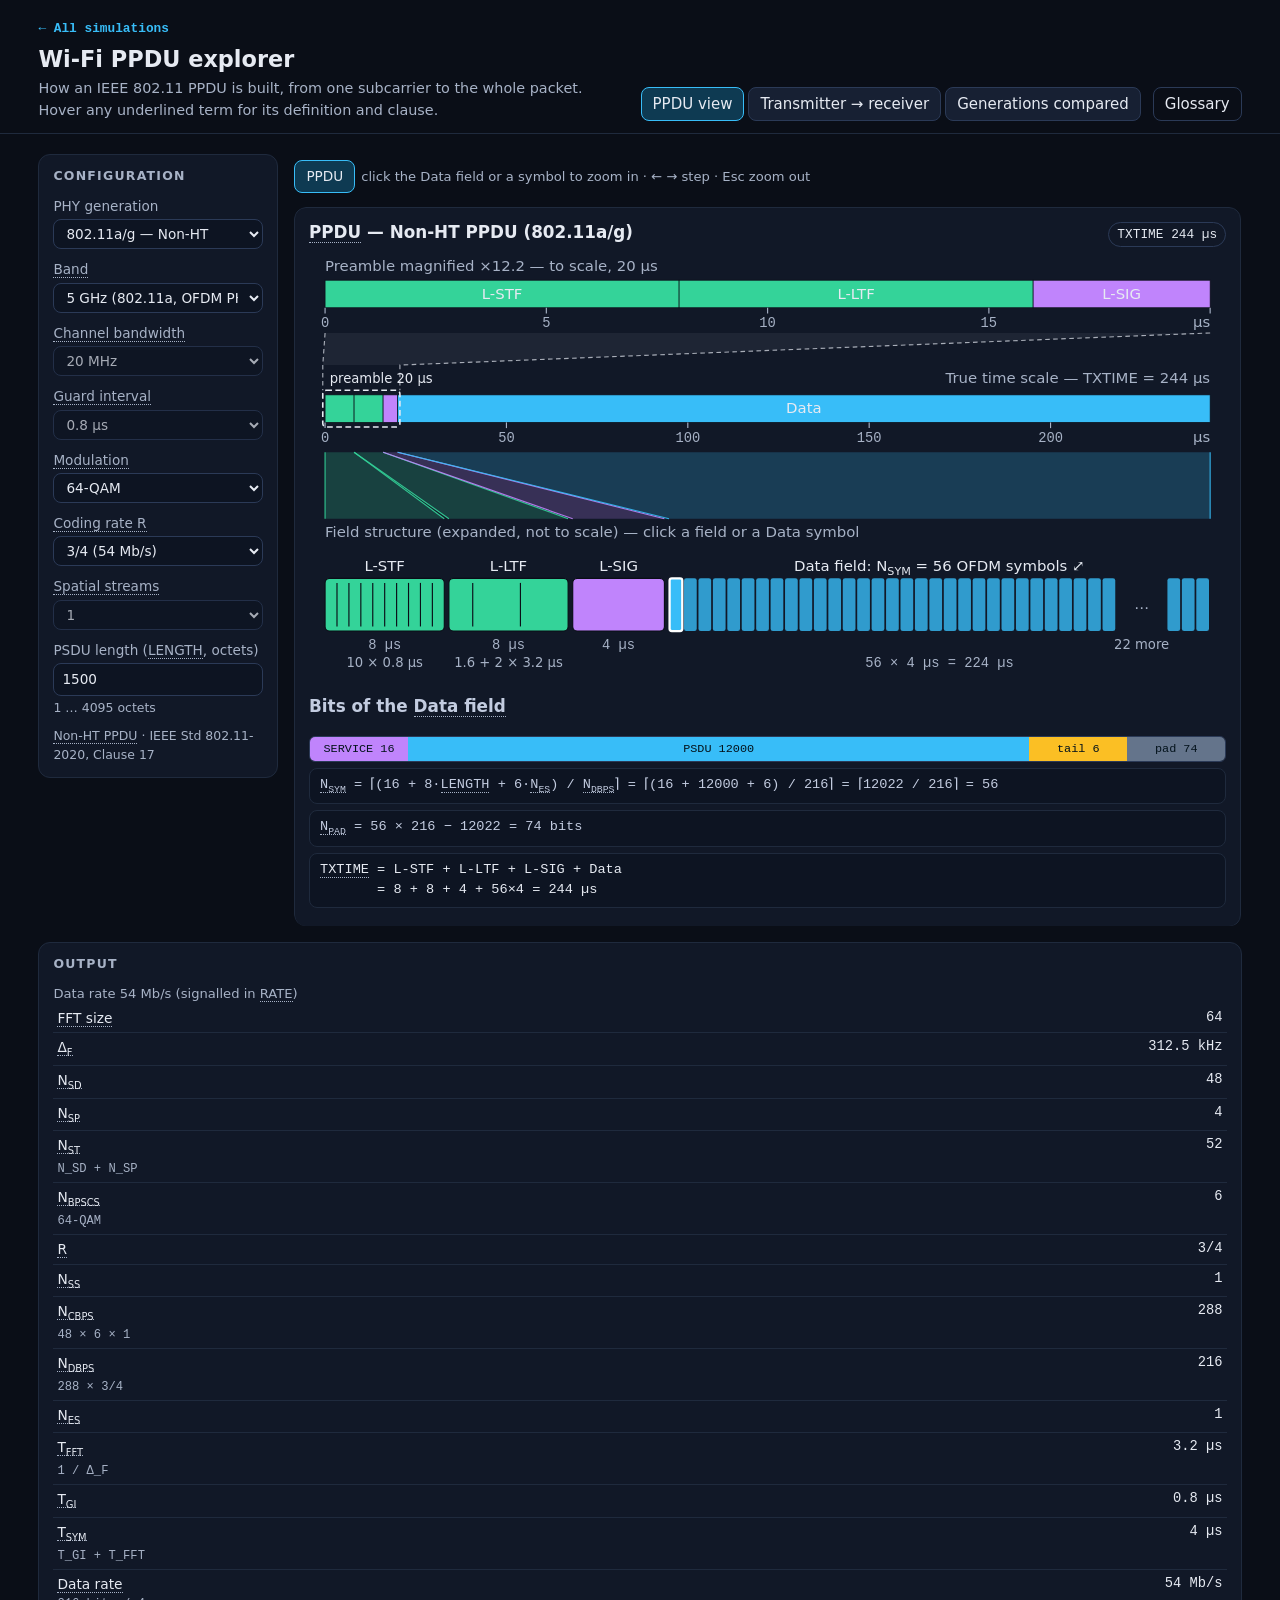
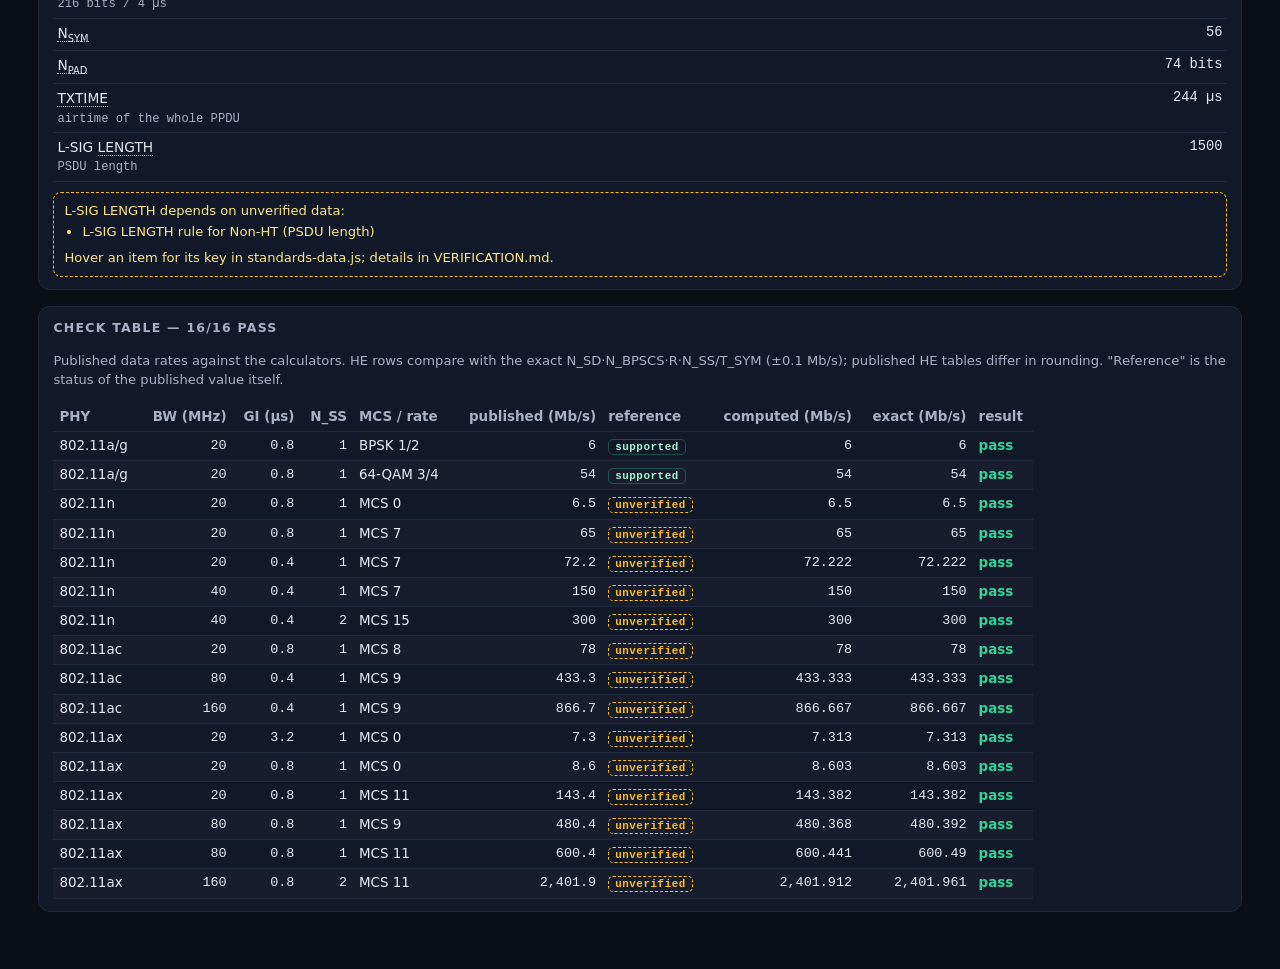
<file: wifi ppdu/index.html>
<!DOCTYPE html>
<html lang="en">
<head>
<meta charset="utf-8">
<meta name="viewport" content="width=device-width, initial-scale=1">
<title>PPDU explorer</title>
<link rel="icon" href="data:image/svg+xml,%3Csvg xmlns='http://www.w3.org/2000/svg' viewBox='0 0 32 32'%3E%3Crect x='2' y='10' width='6' height='12' fill='%2334d399'/%3E%3Crect x='9' y='10' width='4' height='12' fill='%23a78bfa'/%3E%3Crect x='14' y='10' width='16' height='12' fill='%2338bdf8'/%3E%3C/svg%3E">
<link rel="stylesheet" href="css/app.css">
</head>
<body>
<header class="top">
  <div class="title-block">
    <a class="back" href="../index.html">← All simulations</a>
    <h1 id="appTitle">PPDU explorer</h1>
    <p id="appSubtitle" class="muted"></p>
  </div>
  <div class="top-actions">
    <div id="systemPicker"></div>
    <nav id="modeTabs" role="tablist" aria-label="Mode"></nav>
    <button id="glossaryBtn" type="button" class="ghost">Glossary</button>
  </div>
</header>

<main id="app"></main>

<aside id="glossary" class="drawer" hidden aria-label="Glossary"></aside>
<div id="tooltip" role="tooltip" hidden></div>

<!-- core: system-agnostic -->
<script src="core/registry.js"></script>
<script src="core/dom.js"></script>
<script src="core/dsp.js"></script>
<script src="core/tooltip.js"></script>
<script src="core/zoom.js"></script>
<!-- systems: each registers itself -->
<script src="systems/wifi/standards-data.js"></script>
<script src="systems/wifi/calc.js"></script>
<script src="systems/wifi/nav.js"></script>
<script src="systems/wifi/wave.js"></script>
<script src="systems/wifi/chain.js"></script>
<script src="systems/wifi/view-common.js"></script>
<script src="systems/wifi/view-frequency.js"></script>
<script src="systems/wifi/view-symbol.js"></script>
<script src="systems/wifi/view-ppdu.js"></script>
<script src="systems/wifi/view-panels.js"></script>
<script src="systems/wifi/view-datafield.js"></script>
<script src="systems/wifi/view-context.js"></script>
<script src="systems/wifi/view-subcarrier.js"></script>
<script src="systems/wifi/view-chain.js"></script>
<script src="systems/wifi/view-compare.js"></script>
<script src="systems/wifi/module.js"></script>
<!-- boot -->
<script src="core/app.js"></script>
</body>
</html>
</file>
<file: wifi ppdu/css/app.css>
:root {
  --bg: #0a0e17;
  --panel: #111827;
  --panel-2: #0d1422;
  --line: #1f2a3d;
  --line-2: #2b3a57;
  --text: #e6eaf2;
  --muted: #a7b2c6; /* 8.3:1 on --panel (WCAG AA for small text) */
  --gutter: clamp(24px, 3vw, 40px);
  --accent: #38bdf8;
  --mono: ui-monospace, "JetBrains Mono", SFMono-Regular, Menlo, Consolas, monospace;
  /* subcarrier kinds */
  --c-data: #38bdf8;
  --c-pilot: #fbbf24;
  --c-dc: #f87171;
  --c-guard: #64748b;
  --c-null: #a78bfa;
  /* PPDU field kinds */
  --c-training: #34d399;
  --c-signal: #c084fc;
  --c-gap: #475569;
  --c-gi: #fb923c;
  --warn: #fbbf24;
  --ok: #34d399;
  --bad: #f87171;
}
* { box-sizing: border-box; }
[hidden] { display: none !important; }
html, body { margin: 0; }
body { background: var(--bg); color: var(--text); font: 15px/1.5 system-ui, -apple-system, "Segoe UI", Roboto, sans-serif; }
.muted { color: var(--muted); }
.small { font-size: .82rem; }
.mono { font-family: var(--mono); }
sub { font-size: .72em; }
button, select, input { font: inherit; color: var(--text); }
button { background: #172033; border: 1px solid var(--line-2); border-radius: 8px; padding: 5px 11px; cursor: pointer; }
button:hover:not(:disabled) { border-color: var(--accent); }
button:disabled { opacity: .5; cursor: not-allowed; }
button.ghost { background: transparent; }
button.icon { padding: 2px 8px; }
select, input[type=number], input[type=search], input[type=text] {
  background: var(--panel-2); border: 1px solid var(--line-2); border-radius: 8px; padding: 5px 8px; width: 100%;
}
:focus-visible { outline: 2px solid var(--warn); outline-offset: 2px; }

/* ---------- header ---------- */
header.top { display: flex; flex-wrap: wrap; justify-content: space-between; align-items: flex-end; gap: 12px 24px;
  padding: 16px var(--gutter) 12px; border-bottom: 1px solid var(--line); }
.back { color: var(--accent); text-decoration: none; font: 600 .8rem var(--mono); }
header h1 { margin: 4px 0 2px; font-size: 1.4rem; }
header p { margin: 0; max-width: 62ch; font-size: .9rem; }
#systemPicker:empty { display: none; }
.top-actions { display: flex; gap: 12px; align-items: center; flex-wrap: wrap; }
#modeTabs { display: flex; gap: 4px; }
#modeTabs button[aria-selected=true] { background: #0e3a52; border-color: var(--accent); }
#modeTabs .soon { margin-left: 8px; font: 600 .66rem system-ui, sans-serif; letter-spacing: .04em; text-transform: uppercase;
  color: #fde68a; border: 1px solid rgba(251,191,36,.5); border-radius: 999px; padding: 1px 7px; vertical-align: 1px; }

main { padding: 20px var(--gutter) 56px; }

/* ---------- layout of the PPDU mode ---------- */
.ppdu-mode { display: grid; grid-template-columns: 260px minmax(0, 1fr) 300px; gap: 16px; align-items: start; }
@media (min-width: 1281px) {
  .ppdu-mode .outputs { position: sticky; top: 12px; max-height: var(--out-max, calc(100vh - 24px)); overflow-y: auto; padding-bottom: 56px; overscroll-behavior: contain; }
}
@media (max-width: 1280px) { .ppdu-mode { grid-template-columns: 240px minmax(0, 1fr); } .ppdu-mode .outputs { grid-column: 1 / -1; } }
@media (max-width: 820px) { .ppdu-mode { grid-template-columns: minmax(0, 1fr); } }
.panel { background: var(--panel); border: 1px solid var(--line); border-radius: 12px; padding: 12px 14px; }
.panel h2 { margin: 0 0 10px; font-size: .78rem; letter-spacing: .1em; text-transform: uppercase; color: var(--muted); }
.panel h3 { margin: 14px 0 6px; font-size: .9rem; }

.controls label.ctl { display: block; margin-bottom: 10px; font-size: .85rem; color: var(--muted); }
.controls label.ctl > span:first-child { display: block; margin-bottom: 3px; }
.controls .hint { font-size: .78rem; color: var(--muted); margin-top: 3px; }

/* ---------- stage ---------- */
.stage-wrap { min-width: 0; }
.crumbs { display: flex; align-items: center; gap: 6px; flex-wrap: wrap; margin-bottom: 10px; }
.crumbs button { font-size: .85rem; }
.crumbs button[aria-current=true], .crumbs button[aria-current=location] { background: #0e3a52; border-color: var(--accent); }
.crumbs .sep { color: var(--muted); font-size: 1.1rem; }
.crumbs .seg { margin-left: 6px; }
/* "where am I": sticky breadcrumb + context strips above the main view */
.ctx { position: sticky; top: 0; z-index: 8; background: var(--bg); padding: 6px 0 2px; margin-bottom: 2px; }
.ctx-strips { display: flex; flex-direction: column; }
.ctx-strip { display: block; width: 100%; padding: 0; margin: 0; border: 1px solid var(--line); border-radius: 6px; background: var(--panel-2); cursor: pointer; }
.ctx-strip:hover { border-color: var(--accent); }
.ctx-strip svg.ctx { display: block; }
svg.ctx-funnel { display: block; width: 100%; height: 16px; }
.parts { margin: 4px 0 8px; padding-left: 18px; }
.parts .sw { display: inline-block; width: 10px; height: 10px; border-radius: 2px; margin-right: 6px; vertical-align: -1px; }
.crumbs .arrow { color: var(--muted); }
.zoom-stage { position: relative; overflow: hidden; border-radius: 12px; }
.zoom-view { background: var(--panel); border: 1px solid var(--line); border-radius: 12px; padding: 12px 14px; will-change: transform, opacity; }
.view-head { display: flex; flex-wrap: wrap; gap: 8px 16px; align-items: baseline; justify-content: space-between; margin-bottom: 8px; }
.view-head h2 { margin: 0; font-size: 1.05rem; }
.chips { display: flex; flex-wrap: wrap; gap: 6px; }
.chip { display: inline-flex; align-items: center; gap: 6px; font-size: .8rem; padding: 2px 8px; border: 1px solid var(--line-2); border-radius: 999px; }
.chip i { width: 10px; height: 10px; border-radius: 2px; display: inline-block; }
.seg { display: inline-flex; }
.seg button { border-radius: 0; font-size: .82rem; }
.seg button:first-of-type { border-radius: 8px 0 0 8px; }
.seg button:last-of-type { border-radius: 0 8px 8px 0; }
.seg button[aria-pressed=true] { background: #0e3a52; border-color: var(--accent); }
svg.diagram { width: 100%; height: auto; display: block; }
.zoom-view svg.diagram:not(.constellation), .chain-stage svg.diagram:not(.constellation) { max-width: 1000px; margin-inline: auto; }
svg.diagram text { fill: var(--text); font: 13px system-ui, sans-serif; }
svg.diagram text.muted { fill: var(--muted); }
svg.diagram text.mono { font-family: var(--mono); font-size: 12px; }
svg.diagram text.small { font-size: 11.5px; }
svg.diagram .clickable { cursor: pointer; }
svg.diagram .clickable:hover, svg.diagram .clickable:focus { filter: brightness(1.35); outline: none; }
.explain { margin-top: 10px; font-size: .9rem; color: #c3cce0; }
.explain p { margin: 6px 0; }
.formula { white-space: pre-wrap; font-family: var(--mono); font-size: .85rem; background: var(--panel-2); border: 1px solid var(--line); border-radius: 8px; padding: 6px 10px; margin: 6px 0; overflow-x: auto; }
.symbol-grid { display: grid; grid-template-columns: minmax(0, 1fr) 300px; gap: 16px; align-items: start; margin-top: 6px; }
.cons-fig { margin: 0; }
.cons-fig figcaption { margin-top: 6px; color: #c3cce0; }
.cons-fig .chips { margin-top: 6px; }
svg.constellation.sym-cons { max-width: 300px; }
svg.constellation { max-width: 200px; }
@media (max-width: 1100px) { .symbol-grid { grid-template-columns: minmax(0, 1fr); } .cons-fig { max-width: 340px; } }

/* ---------- info card / outputs ---------- */
.info-card { border-left: 3px solid var(--accent); background: var(--panel-2); border-radius: 0 8px 8px 0; padding: 8px 12px; margin-top: 10px; }
.info-card h3 { margin: 0 0 4px; }
.kv { width: 100%; border-collapse: collapse; font-size: .86rem; }
.kv td { padding: 4px 4px; border-bottom: 1px solid var(--line); vertical-align: top; }
.kv td:last-child { text-align: right; font-family: var(--mono); white-space: nowrap; }
.kv td.f { color: var(--muted); font-family: var(--mono); font-size: .76rem; text-align: left; white-space: normal; overflow-wrap: anywhere; }
.kv tr:not(.f-row) td:first-child { white-space: nowrap; }
.kv tr.has-f td { border-bottom: none; padding-bottom: 0; }
.kv tr.f-row td { padding-top: 1px; }
.deps { margin: 2px 0 6px; padding-left: 18px; }
.deps li { cursor: help; }
.badge { display: inline-block; font: 700 .68rem var(--mono); letter-spacing: .05em; border-radius: 5px; padding: 1px 6px; }
/* only 'unverified' is a warning; the other three statuses are calm */
.badge.unverified { color: var(--warn); border: 1px dashed var(--warn); }
.badge.standard-checked { color: var(--ok); border: 1px solid rgba(52,211,153,.5); }
.badge.supported { color: #a7f3d0; border: 1px solid rgba(52,211,153,.3); }
.badge.derived { color: var(--muted); border: 1px solid rgba(147,160,184,.4); }
.notice { margin-top: 10px; font-size: .82rem; border-radius: 8px; padding: 8px 10px; }
.notice.warn { border: 1px dashed var(--warn); color: #fde68a; }
.notice.ok { border: 1px solid rgba(52,211,153,.4); color: #a7f3d0; }
.notice.info { border: 1px solid rgba(56,189,248,.45); color: #bae6fd; }
.ru-seg { flex-wrap: wrap; align-items: center; margin-top: 6px; }
.checks table { width: 100%; max-width: 980px; border-collapse: collapse; font-size: .84rem; }
.checks tbody tr:nth-child(even) { background: rgba(255,255,255,.025); }
.checks tbody tr:hover { background: rgba(56,189,248,.09); }
.checks th { color: var(--muted); font-weight: 600; white-space: nowrap; }
.checks th.num { text-align: right; }
.checks th, .checks td { padding: 4px 6px; border-bottom: 1px solid var(--line); text-align: left; }
.checks td.num { font-family: var(--mono); text-align: right; }
.pass { color: var(--ok); font-weight: 700; }
.fail { color: var(--bad); font-weight: 700; }
.bits { display: flex; height: 26px; border-radius: 6px; overflow: hidden; border: 1px solid var(--line-2); margin: 6px 0; }
.bits div { display: flex; align-items: center; justify-content: center; padding: 0 6px; font: .74rem var(--mono); white-space: nowrap; overflow: hidden; text-overflow: ellipsis; color: #04131c; }

/* ---------- glossary links, tooltip, drawer ---------- */
.term { border-bottom: 1px dotted var(--muted); cursor: help; }
.term:hover { color: var(--accent); }
#tooltip { position: fixed; z-index: 50; max-width: 360px; background: #0b1322; border: 1px solid var(--line-2); border-radius: 10px;
  padding: 10px 12px; box-shadow: 0 10px 30px rgba(0,0,0,.5); font-size: .85rem; pointer-events: none; }
#tooltip p { margin: 6px 0; }
.term-card .ref { font-size: .76rem; color: #a5b4fc; }
.tip-hint { font-size: .7rem; color: var(--muted); margin-top: 6px; }
.drawer { position: fixed; top: 0; right: 0; bottom: 0; width: min(420px, 100vw); background: var(--panel); border-left: 1px solid var(--line-2);
  z-index: 40; padding: 14px; display: flex; flex-direction: column; gap: 10px; box-shadow: -20px 0 40px rgba(0,0,0,.4); }
.drawer-head { display: flex; justify-content: space-between; align-items: center; }
.drawer-head h2 { margin: 0; font-size: 1.05rem; }
.glossary-list { overflow-y: auto; display: flex; flex-direction: column; gap: 8px; }
.glossary-list .term-card { background: var(--panel-2); border: 1px solid var(--line); border-radius: 8px; padding: 8px 10px; }
.glossary-list .term-card p { margin: 4px 0; font-size: .88rem; }
.glossary-list .term-card.flash { border-color: var(--warn); }

/* ---------- transmitter → receiver chain ---------- */
.chain-mode .stage-wrap { display: flex; flex-direction: column; gap: 14px; }
.controls input[type=text], .controls input[type=number] { width: 100%; }
label.slider input[type=range] { width: 100%; accent-color: var(--accent); }
label.slider output, label.slider b { color: var(--text); }
label.slider.inline { display: block; font-size: .85rem; color: var(--muted); }
.controls label.check { display: block; font-size: .85rem; margin-bottom: 6px; }
.presets { display: flex; flex-direction: column; gap: 6px; }
.presets button, .small-btn { font-size: .8rem; text-align: left; }
.small-btn { padding: 3px 8px; }
button.play { background: #0e3a52; border-color: var(--accent); font-weight: 600; }
.split-row { margin-top: 8px; }
.chain-svg .flow { stroke-dasharray: 6 5; animation: flow 1.1s linear infinite; }
@keyframes flow { to { stroke-dashoffset: -22; } }
.chain-token { transition: transform .9s cubic-bezier(.5,0,.3,1); filter: drop-shadow(0 0 6px #38bdf8); pointer-events: none; }
.chain-stage { min-height: 420px; }
.chain-stage svg.diagram line.draw { stroke-dasharray: 400; stroke-dashoffset: 400; animation: draw 1.2s ease-out forwards; }
@keyframes draw { to { stroke-dashoffset: 0; } }
svg.diagram circle.pulse { animation: pulse .38s ease-out; }
@keyframes pulse { from { stroke-width: 7; opacity: .4; } to { stroke-width: 2.5; opacity: 1; } }
svg.diagram text.struck { text-decoration: line-through; }
svg.constellation.big { max-width: 320px; }
svg.diagram.phasor { max-width: 150px; margin: 0 auto; }
.two-col { display: grid; grid-template-columns: repeat(2, minmax(0, 1fr)); gap: 14px; align-items: start; }
.two-col svg.constellation { max-width: 300px; margin: 0 auto; }
@media (max-width: 700px) { .two-col { grid-template-columns: minmax(0, 1fr); } }
.octets { display: flex; flex-wrap: wrap; gap: 4px; margin: 6px 0; }
.octet { display: inline-flex; flex-direction: column; align-items: center; font-size: .8rem; padding: 2px 5px; border: 1px solid var(--line-2); border-radius: 6px; }
.octet small { font-size: .62rem; color: var(--muted); letter-spacing: .05em; }
.map-now { margin-bottom: 8px; font-size: .9rem; }
.rx-text { font: 1.25rem var(--mono); padding: 8px 10px; border-radius: 8px; background: var(--panel-2); border: 1px solid var(--line); word-break: break-word; }
.rx-text.ok { border-color: rgba(52,211,153,.5); }
.rx-text.bad { border-color: rgba(248,113,113,.6); }
.rx-text .wrong { background: rgba(248,113,113,.3); color: #fecaca; border-radius: 3px; }
.rx-compare { display: grid; grid-template-columns: repeat(2, minmax(0, 1fr)); gap: 12px; }
@media (max-width: 700px) { .rx-compare { grid-template-columns: minmax(0, 1fr); } }
.big-compare { display: flex; align-items: center; gap: 24px; margin: 6px 0 4px; font-size: .85rem; color: var(--muted); }
.big-compare .arrow { font-size: 1.6rem; }
.big-num { font: 700 2rem var(--mono); }

/* ---------- generations compared ---------- */
.compare-mode { display: flex; flex-direction: column; gap: 16px; }
.compare-two { display: grid; grid-template-columns: repeat(2, minmax(0, 1fr)); gap: 16px; align-items: start; }
@media (max-width: 1000px) { .compare-two { grid-template-columns: minmax(0, 1fr); } }
.cmp-cols { display: grid; grid-template-columns: repeat(4, minmax(0, 1fr)); gap: 10px; }
@media (max-width: 900px) { .cmp-cols { grid-template-columns: repeat(2, minmax(0, 1fr)); } }
@media (max-width: 520px) { .cmp-cols { grid-template-columns: minmax(0, 1fr); } }
.cmp-col { border: 1px solid var(--line); border-top: 3px solid; border-radius: 8px; padding: 8px; background: var(--panel-2); }
.cmp-name { font-weight: 700; display: flex; align-items: center; gap: 6px; margin-bottom: 6px; }
.cmp-name i { width: 10px; height: 10px; border-radius: 2px; display: inline-block; }
.cmp-ctl { display: flex; flex-wrap: wrap; gap: 4px; align-items: center; }
.cmp-ctl select { font-size: .8rem; max-width: 100%; }
.payload { min-width: min(320px, 100%); }
.chart-box { position: relative; }
.chart-tip { position: absolute; pointer-events: none; background: #0b1322; border: 1px solid var(--line-2); border-radius: 8px; padding: 6px 8px; font-size: .78rem; min-width: 150px; }
.chart-tip i { width: 8px; height: 8px; border-radius: 2px; display: inline-block; margin-right: 6px; }
svg.diagram line.grow { transform-box: fill-box; transform-origin: bottom; animation: grow .6s ease-out backwards; }
@keyframes grow { from { transform: scaleY(0); } }
.cmp-table { width: 100%; border-collapse: collapse; font-size: .84rem; }
.cmp-table th, .cmp-table td { padding: 5px 8px; border-bottom: 1px solid var(--line); text-align: left; vertical-align: top; }
.cmp-table td:not(:first-child) { font-family: var(--mono); font-size: .8rem; }
.cmp-table td.changed { background: rgba(56,189,248,.1); color: #e0f2fe; }
.cmp-table tr.sep td { color: var(--muted); font-size: .75rem; text-transform: uppercase; letter-spacing: .08em; padding-top: 12px; }
@media (prefers-reduced-motion: reduce) {
  .chain-svg .flow, svg.diagram line.draw, svg.diagram line.grow, svg.diagram circle.pulse { animation: none; stroke-dashoffset: 0; }
  .chain-token { transition: none; }
}
.zoom-window { margin: 4px 0 8px; border-top: 1px dashed var(--line-2); padding-top: 6px; }
.zoom-window h3 { margin: 0; font-size: .9rem; }

/* ---------- subcarrier level ---------- */
.sc-grid { display: grid; grid-template-columns: minmax(0, 1fr) 250px; gap: 16px; align-items: start; }
@media (max-width: 1100px) { .sc-grid { grid-template-columns: minmax(0, 1fr); } .sc-grid .cons-fig { max-width: 340px; } }
.sc-grid svg.constellation { max-width: 220px; }
.bit-row { display: flex; flex-wrap: wrap; gap: 4px; margin: 6px 0; }
.bit { display: inline-flex; flex-direction: column; align-items: center; min-width: 30px; padding: 3px 6px; font: 700 1rem var(--mono); }
.bit small { font: 400 .62rem var(--mono); color: var(--muted); }
.bit.bi { border-color: rgba(56,189,248,.6); }
.bit.bq { border-color: rgba(167,139,250,.7); }
.sub-panel { margin-top: 14px; border-top: 1px solid var(--line); padding-top: 8px; }
.sub-panel h3, .time-preview h3 { margin: 0; font-size: .95rem; }
.tone-strip, .time-preview { margin: 4px 0 10px; }
.time-preview { border-top: 1px dashed var(--line-2); padding-top: 6px; }
.strip-label { min-height: 1.3em; }
</file>
